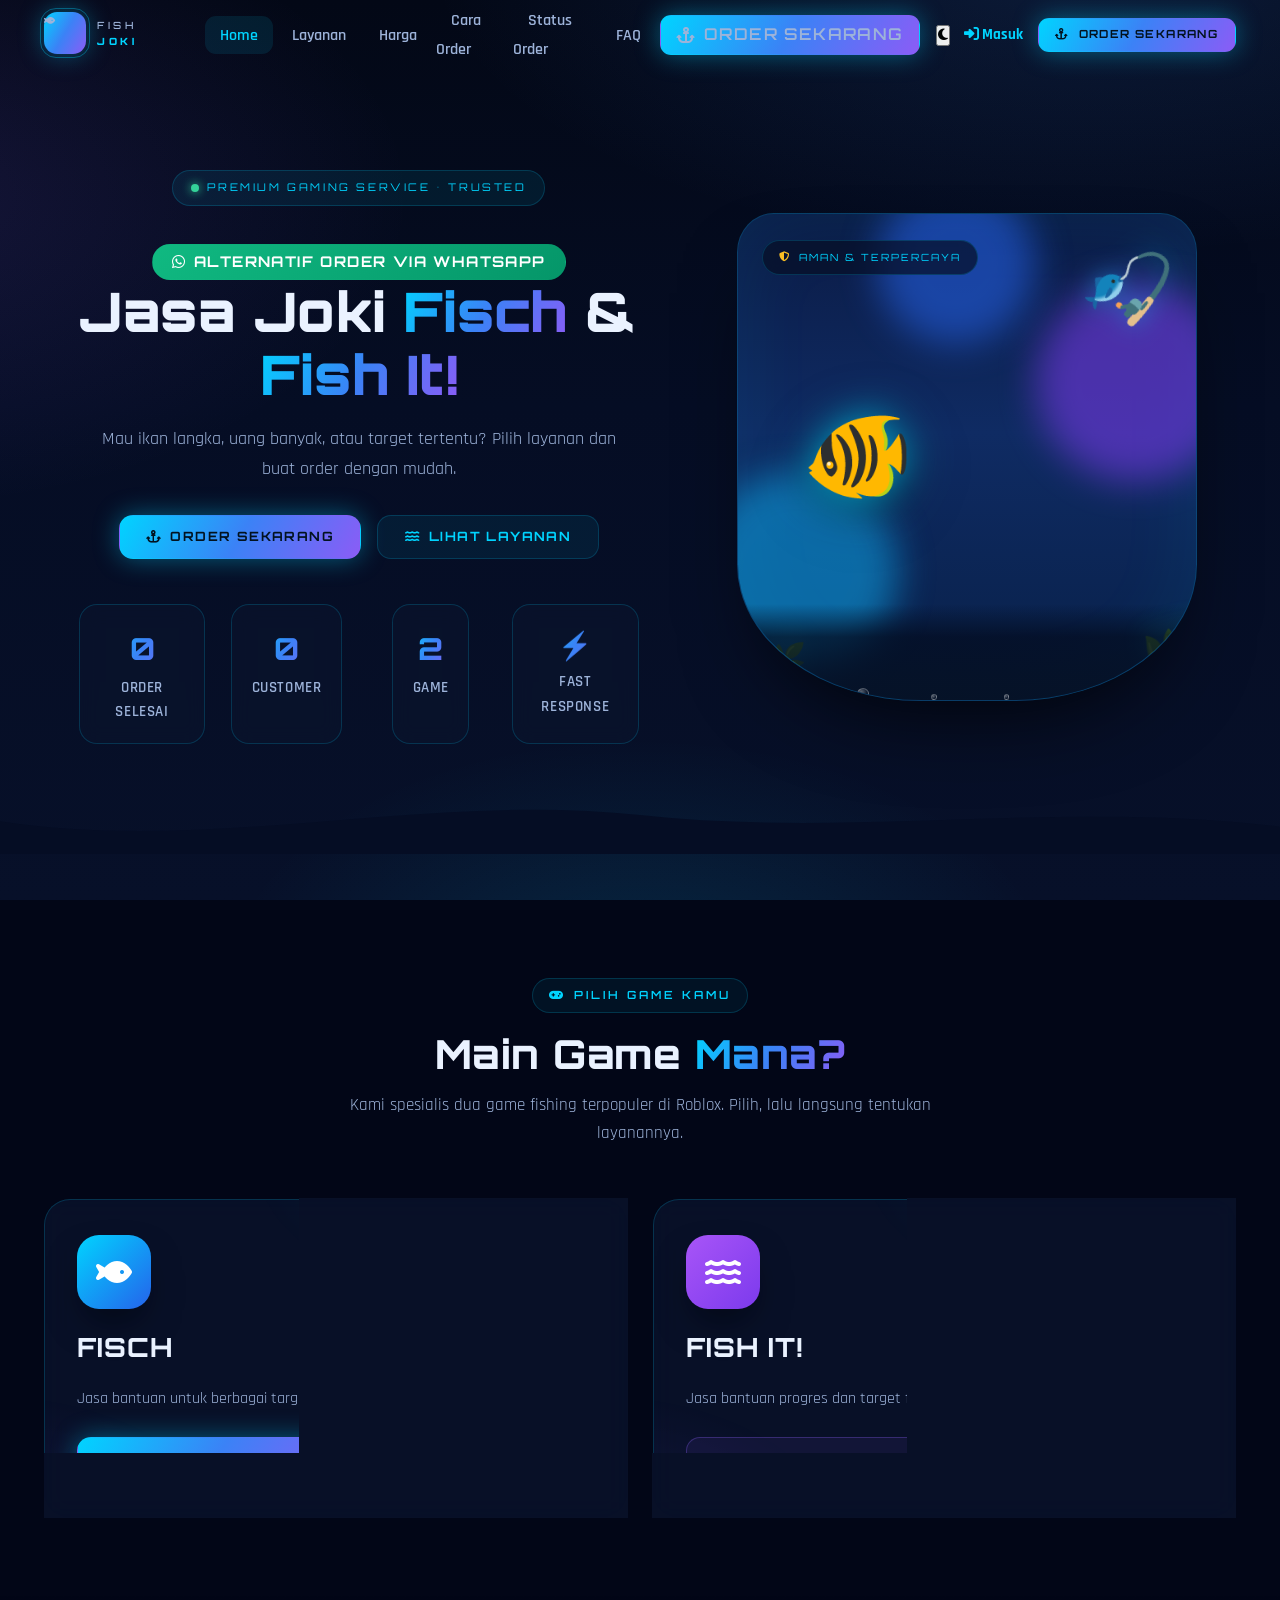
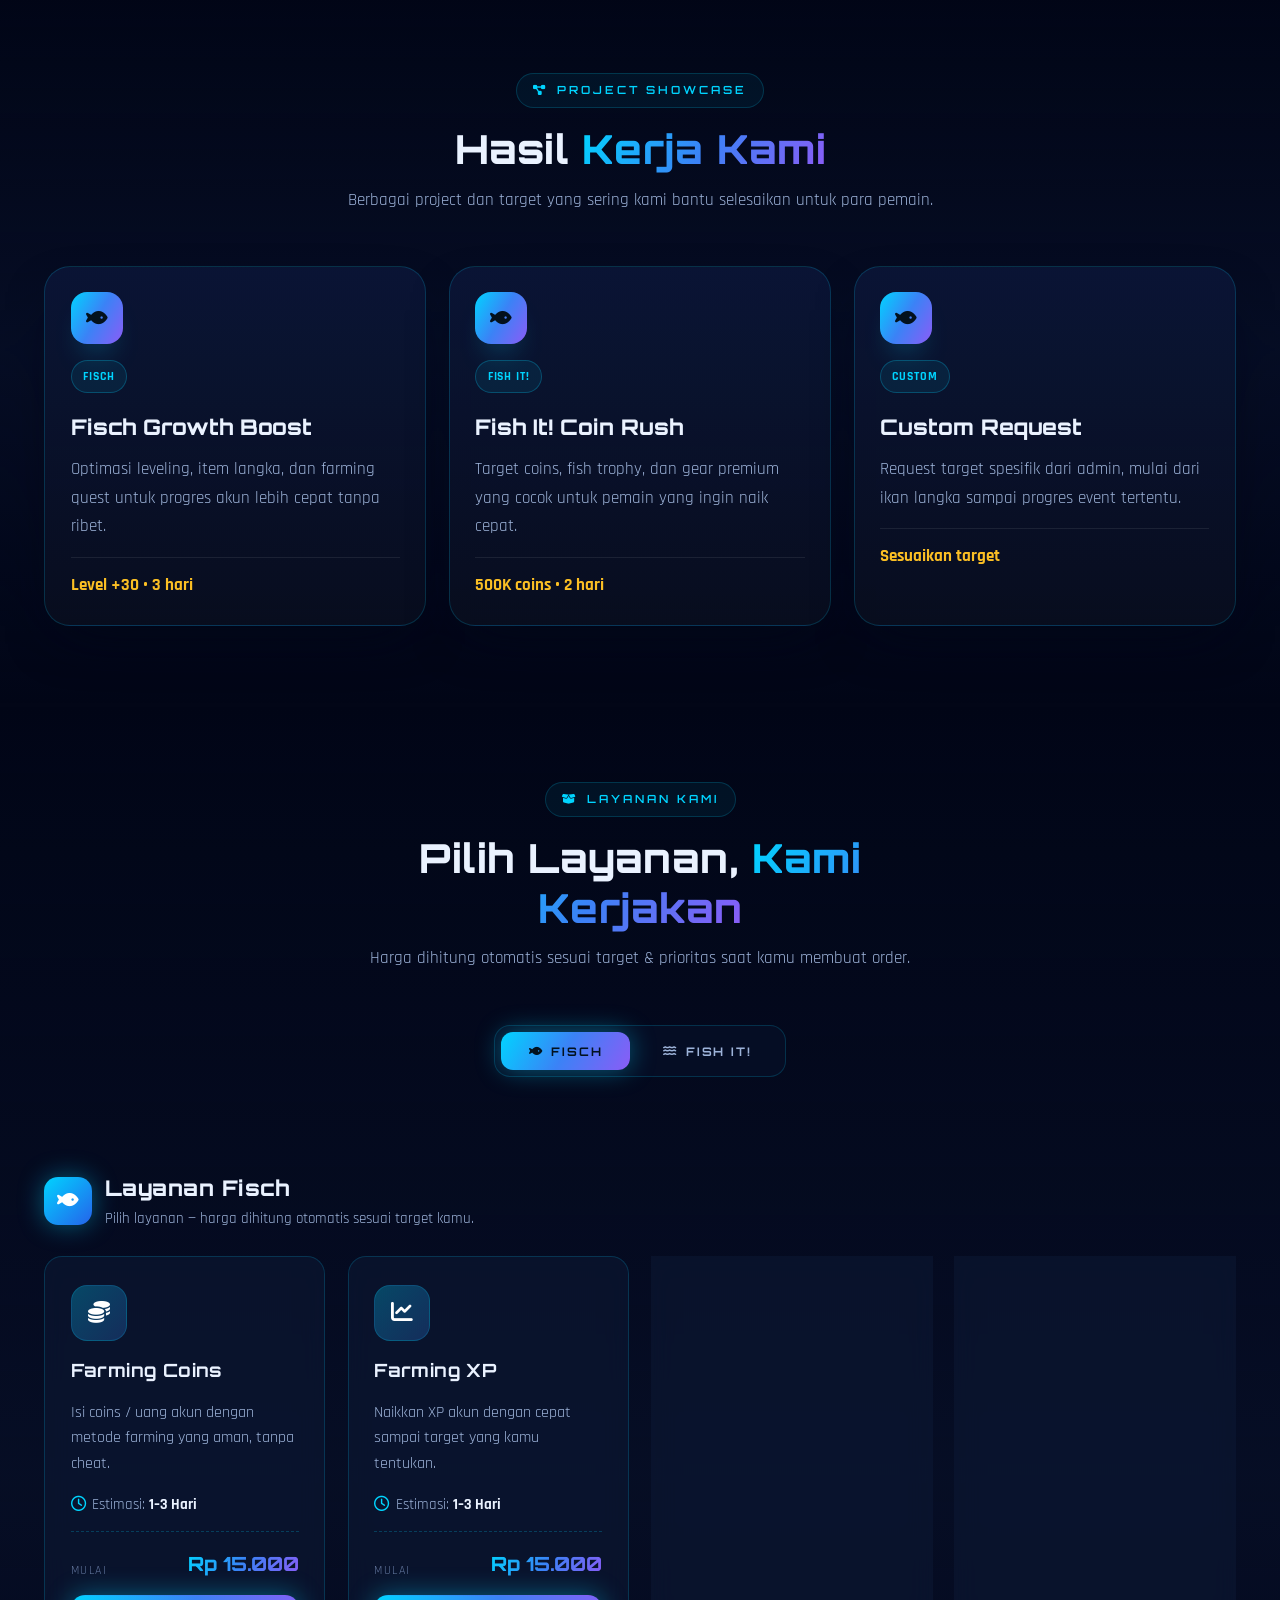
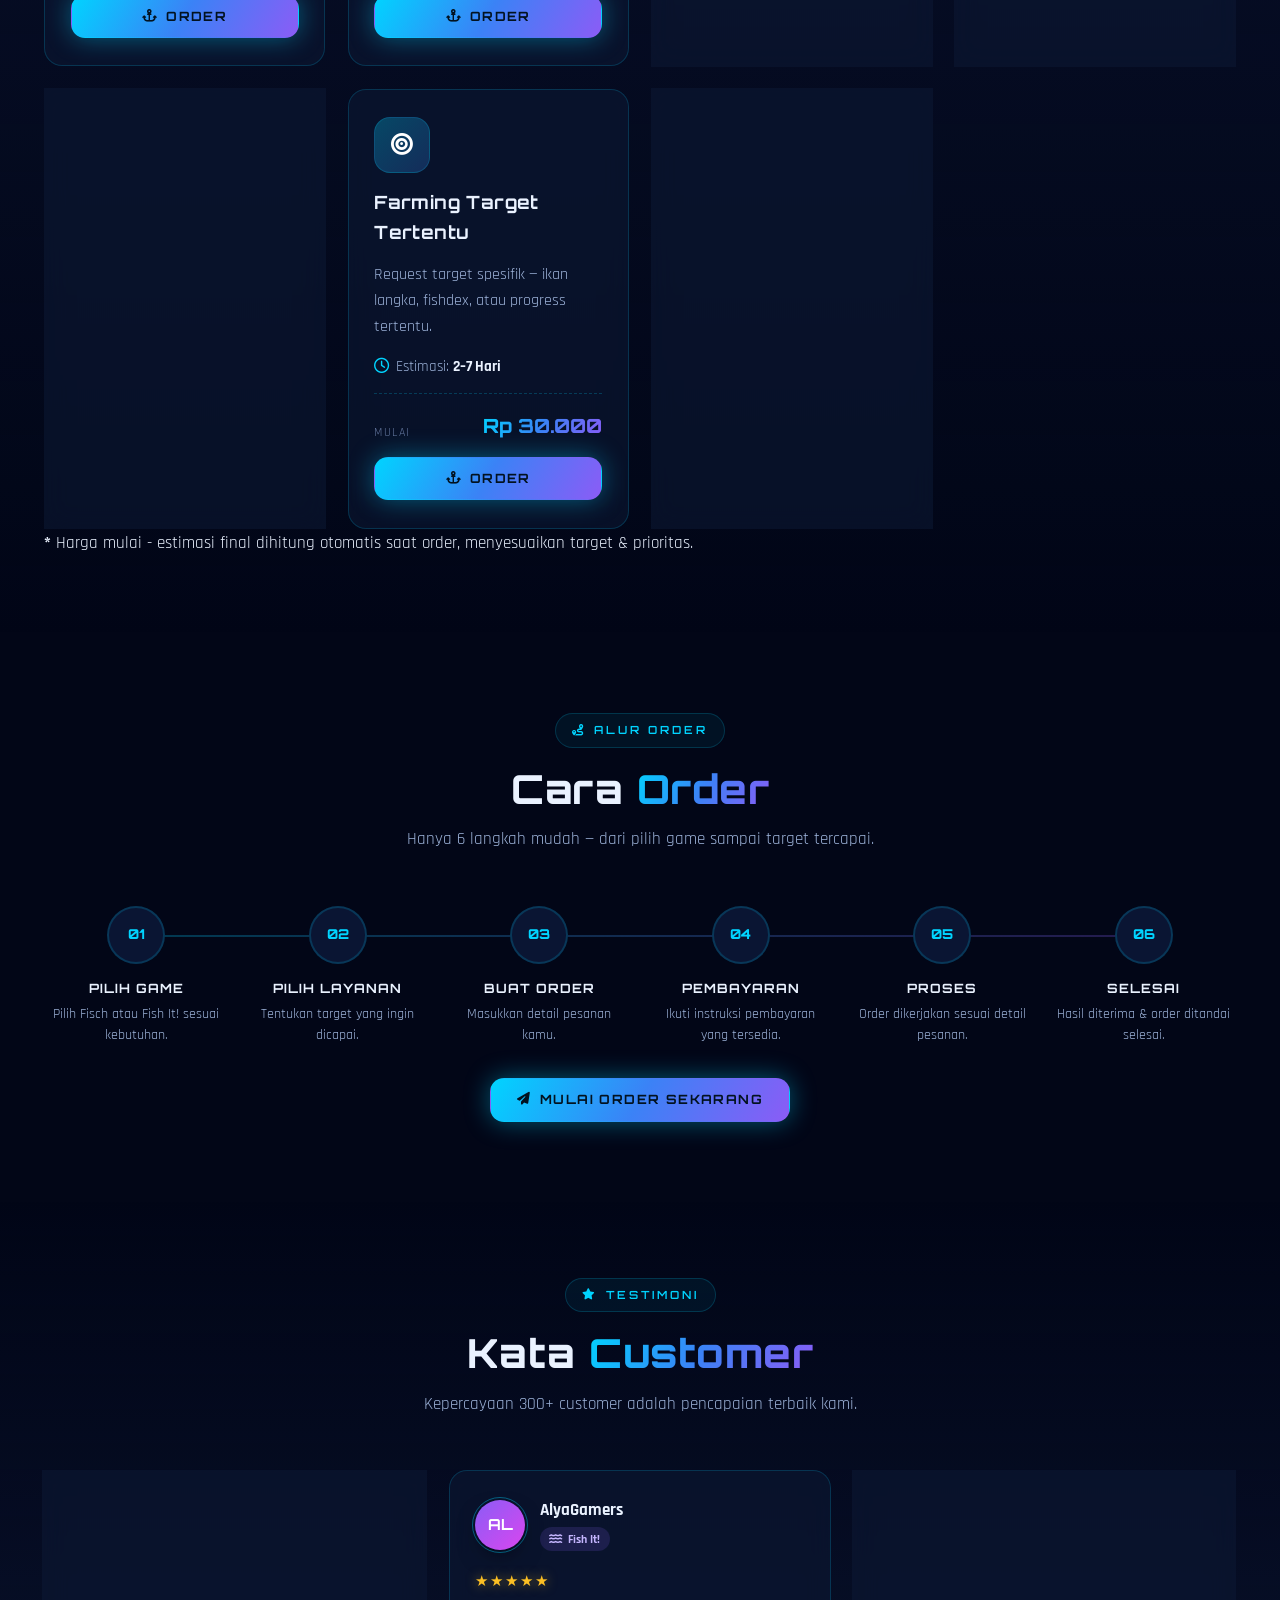
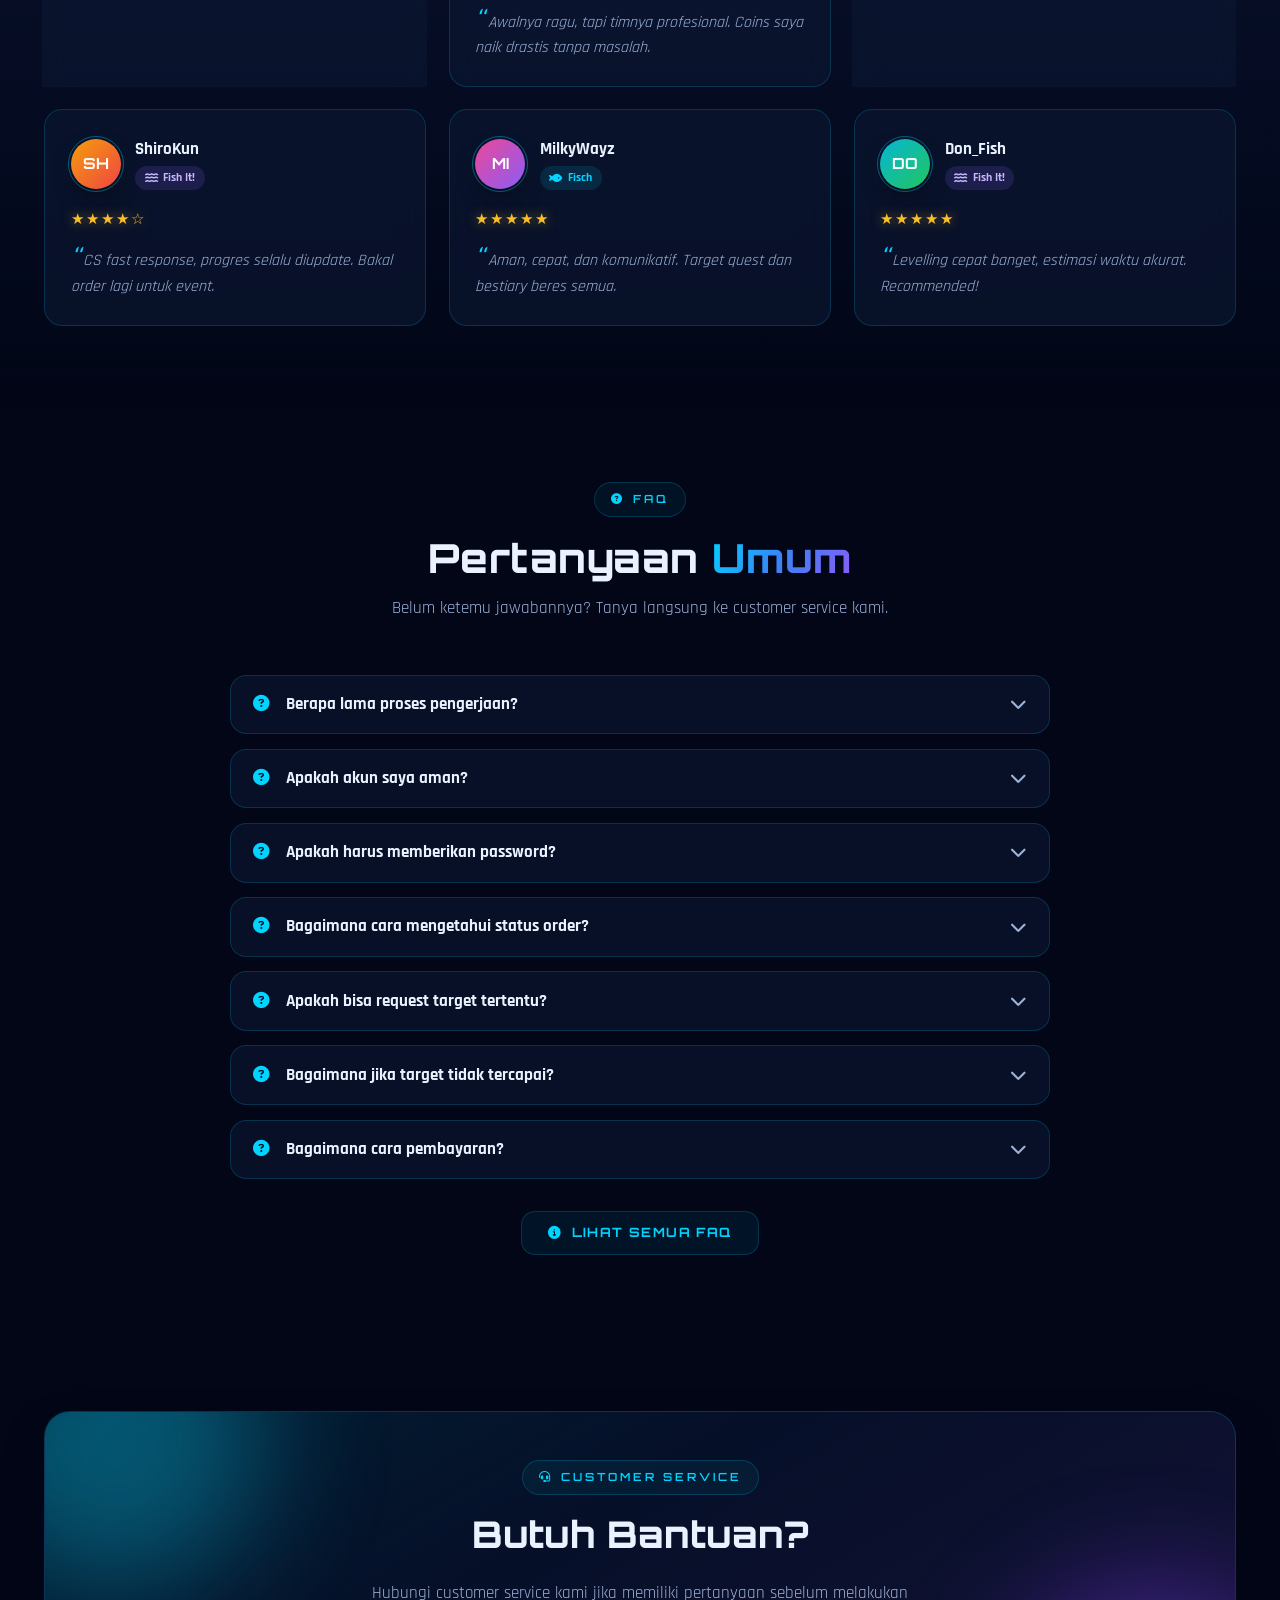
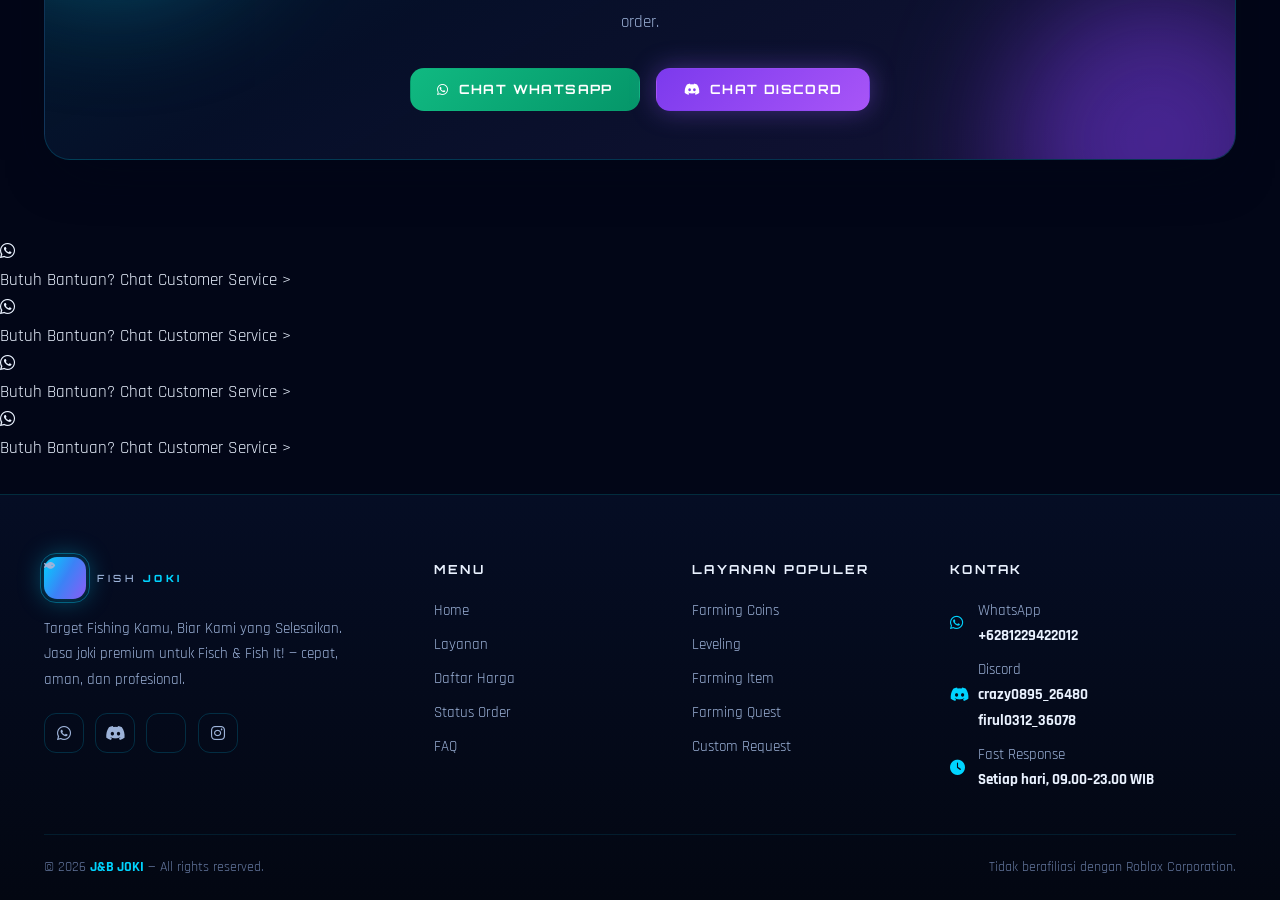
<file: index.html>
<!DOCTYPE html>
<html lang="id">

<head>
  <meta charset="UTF-8">
  <meta name="viewport" content="width=device-width, initial-scale=1.0">
  <meta name="description"
    content="J&B JOKI — Jasa joki premium Fisch & Fish It! Farming coins, XP, leveling, item langka, dan custom request. Cepat, aman, dan profesional.">
  <meta name="theme-color" content="#020617">
  <title>J&B JOKI — Jasa Joki Fisch &amp; Fish It! Premium</title>
  <link rel="icon"
    href="data:image/svg+xml,<svg xmlns='http://www.w3.org/2000/svg' viewBox='0 0 100 100'><text y='.9em' font-size='90'>🐟</text></svg>">
  <link rel="preconnect" href="https://fonts.googleapis.com">
  <link rel="preconnect" href="https://fonts.gstatic.com" crossorigin>
  <link
    href="https://fonts.googleapis.com/css2?family=Orbitron:wght@500;700;800;900&family=Rajdhani:wght@400;500;600;700&display=swap"
    rel="stylesheet">
  <link rel="stylesheet" href="https://cdnjs.cloudflare.com/ajax/libs/font-awesome/6.5.2/css/all.min.css">
  <link rel="stylesheet" href="css/style.css">
  <script>try { document.documentElement.setAttribute("data-theme", localStorage.getItem("fj_theme") === "light" ? "light" : "dark") } catch (e) { document.documentElement.setAttribute("data-theme", "dark") }</script>
</head>

<body data-page="index">

  <!-- Loading screen bertema laut -->
  <div class="loader" id="loader">
    <div class="loader-fish">🐟</div>
    <div class="loader-bar"><i></i></div>
    <div class="loader-text">J&B JOKI — Menyiapkan Laut 🎣</div>
  </div>
  <noscript>
    <div class="noscript">Aktifkan JavaScript untuk pengalaman terbaik di J&B JOKI.</div>
  </noscript>

  <main>
    <!-- ================= HERO ================= -->
    <section class="hero" id="home">
      <div class="container">
        <div class="hero-grid">
          <div>
            <span class="hero-badge reveal"><span class="dot"></span> Premium Gaming Service • Trusted</span>
            <div class="reveal" style="margin-top:1rem">
              <a href="wa-version/wa-index.html" class="btn btn-success" style="font-size:.92rem;padding:.5rem 1.2rem;border-radius:50px;display:inline-flex;align-items:center;gap:.5rem">
                <i class="fa-brands fa-whatsapp"></i> Alternatif Order via WhatsApp
              </a>
            </div>
            <h1 class="reveal d1">Jasa Joki <span class="gtext">Fisch</span> &amp; <span class="gtext">Fish It!</span>
            </h1>
            <p class="lead reveal d2">Mau ikan langka, uang banyak, atau target tertentu? Pilih layanan dan buat order
              dengan mudah.</p>
            <div class="hero-cta reveal d3">
              <a href="login.html?next=order.html" class="btn btn-primary"><i class="fa-solid fa-anchor"></i> Order
                Sekarang</a>
              <a href="#layanan" class="btn btn-ghost"><i class="fa-solid fa-water"></i> Lihat Layanan</a>
            </div>
            <div class="stats reveal d4" id="statsRow"></div>
          </div>

          <!-- Ilustrasi laut: ikan, rod, gelembung -->
          <div class="hero-visual">
            <div class="scene reveal d3" id="heroScene" aria-hidden="true">
              <span class="glow-orb g-cyan"></span>
              <span class="glow-orb g-purple"></span>
              <span class="glow-orb g-blue"></span>
              <span class="scene-badge"><i class="fa-solid fa-shield-halved"></i> AMAN &amp; TERPERCAYA</span>
              <span class="rod">🎣</span>
              <span class="fish-big">🐠</span>
              <span class="fish-sm f1">🐟</span>
              <span class="fish-sm f2">🦈</span>
              <span class="plant" style="left:4%">🌿</span>
              <span class="plant" style="left:88%;font-size:3.2rem">🌿</span>
              <span class="seafloor"></span>
            </div>
          </div>
        </div>
      </div>
      <svg class="wave" viewBox="0 0 1440 90" preserveAspectRatio="none">
        <path d="M0,48 C240,90 480,10 720,40 C960,70 1200,20 1440,55 L1440,90 L0,90 Z"></path>
      </svg>
    </section>
    <!-- ================= PILIH GAME ================= -->
    <section id="pilih-game">
      <div class="container">
        <div class="section-head reveal">
          <span class="kicker"><i class="fa-solid fa-gamepad"></i> Pilih Game Kamu</span>
          <h2>Main Game <span class="gtext">Mana?</span></h2>
          <p>Kami spesialis dua game fishing terpopuler di Roblox. Pilih, lalu langsung tentukan layanannya.</p>
        </div>
        <div class="game-grid">
          <div class="game-card fisch reveal d1" data-game="fisch" role="button" tabindex="0"
            aria-label="Pilih game Fisch">
            <span class="game-ico"><i class="fa-solid fa-fish"></i></span>
            <h3>FISCH</h3>
            <p>Jasa bantuan untuk berbagai target dan progres di Fisch.</p>
            <span class="btn btn-primary go"><i class="fa-solid fa-water"></i> Lihat Layanan Fisch</span>
            <span class="game-tag"><i class="fa-solid fa-star"></i> POPULER</span>
          </div>
          <div class="game-card fishit reveal d2" data-game="fishit" role="button" tabindex="0"
            aria-label="Pilih game Fish It!">
            <span class="game-ico"><i class="fa-solid fa-water"></i></span>
            <h3>FISH IT!</h3>
            <p>Jasa bantuan progres dan target fishing di Fish It!</p>
            <span class="btn btn-ghost-purple go"><i class="fa-solid fa-fish"></i> Lihat Layanan Fish It!</span>
          </div>
        </div>
      </div>
    </section>

    <!-- ================= PROJECT HIGHLIGHT ================= -->
    <section id="projects" class="alt">
      <div class="container">
        <div class="section-head reveal">
          <span class="kicker"><i class="fa-solid fa-diagram-project"></i> Project Showcase</span>
          <h2>Hasil <span class="gtext">Kerja Kami</span></h2>
          <p>Berbagai project dan target yang sering kami bantu selesaikan untuk para pemain.</p>
        </div>
        <div class="project-grid" id="projectGrid"></div>
      </div>
    </section>

    <!-- ================= LAYAN ================= -->
    <section id="layanan" class="alt">
      <div class="container">
        <div class="section-head reveal">
          <span class="kicker"><i class="fa-solid fa-box-open"></i> Layanan Kami</span>
          <h2>Pilih Layanan, <span class="gtext">Kami Kerjakan</span></h2>
          <p>Harga dihitung otomatis sesuai target &amp; prioritas saat kamu membuat order.</p>
        </div>
        <div class="tab-wrap reveal">
          <div class="tabbar" id="serviceTabs">
            <button class="tab active" data-game="fisch"><i class="fa-solid fa-fish"></i> Fisch</button>
            <button class="tab" data-game="fishit"><i class="fa-solid fa-water"></i> Fish It!</button>
          </div>
        </div>
        <div class="sub-head" id="svcTitle"></div>
        <div class="services-grid" id="servicesGrid"></div>
        <p class="mini-note reveal"><b>*</b> Harga mulai - estimasi final dihitung otomatis saat order, menyesuaikan
          target & prioritas.</p>
      </div>
    </section>
    <!-- ================= CARA ORDER ================= -->
    <section id="cara-order">
      <div class="container">
        <div class="section-head reveal">
          <span class="kicker"><i class="fa-solid fa-route"></i> Alur Order</span>
          <h2>Cara <span class="gtext">Order</span></h2>
          <p>Hanya 6 langkah mudah — dari pilih game sampai target tercapai.</p>
        </div>
        <div class="steps" id="stepsRow"></div>
        <div class="center mt-3 reveal">
          <a href="login.html?next=order.html" class="btn btn-primary"><i class="fa-solid fa-paper-plane"></i> Mulai
            Order Sekarang</a>
        </div>
      </div>
    </section>

    <!-- ================= TESTIMONI ================= -->
    <section id="testimoni" class="alt">
      <div class="container">
        <div class="section-head reveal">
          <span class="kicker"><i class="fa-solid fa-star"></i> Testimoni</span>
          <h2>Kata <span class="gtext">Customer</span></h2>
          <p>Kepercayaan 300+ customer adalah pencapaian terbaik kami.</p>
        </div>
        <div class="testi-grid" id="testiGrid"></div>
      </div>
    </section>

    <!-- ================= FAQ ================= -->
    <section id="faq">
      <div class="container">
        <div class="section-head reveal">
          <span class="kicker"><i class="fa-solid fa-circle-question"></i> FAQ</span>
          <h2>Pertanyaan <span class="gtext">Umum</span></h2>
          <p>Belum ketemu jawabannya? Tanya langsung ke customer service kami.</p>
        </div>
        <div class="faq-list" id="faqList"></div>
        <div class="center mt-3 reveal">
          <a href="faq.html" class="btn btn-ghost"><i class="fa-solid fa-circle-info"></i> Lihat Semua FAQ</a>
        </div>
      </div>
    </section>

    <!-- ================= CUSTOMER SERVICE ================= -->
    <section id="cs">
      <div class="container">
        <div class="cta-card reveal">
          <div class="kicker" style="margin-bottom:.6rem"><i class="fa-solid fa-headset"></i> Customer Service</div>
          <h2>Butuh Bantuan?</h2>
          <p>Hubungi customer service kami jika memiliki pertanyaan sebelum melakukan order.</p>
          <div class="cta-btns">
            <a href="#" id="waBtn" class="btn btn-success" target="_blank" rel="noopener"><i
                class="fa-brands fa-whatsapp"></i> Chat WhatsApp</a>
            <a href="#" id="dcBtn" class="btn btn-discord" target="_blank" rel="noopener"><i
                class="fa-brands fa-discord"></i> Chat Discord</a>
          </div>
        </div>
      </div>
    </section>
  </main>
  <script>
    // Wire konfigurasi kontak admin
    document.addEventListener("DOMContentLoaded", function () {
      var wa = document.getElementById("waBtn");
      var dc = document.getElementById("dcBtn");
      if (wa) wa.href = waLink();
      if (dc) dc.href = APPCONFIG.discord;
    });
  </script>
  <script src="js/data.js"></script>
  <script src="js/script.js"></script>
  <a href="#konfigurasi" id="waBanner" class="wa-banner" aria-label="Chat WhatsApp">
    <div class="wa-pulse"></div>
    <div class="wa-banner-btn"><i class="fa-brands fa-whatsapp"></i></div>
    <div class="wa-banner-text">
      <span class="wa-t">Butuh Bantuan?</span>
      <span class="wa-s">Chat Customer Service &gt;</span>
    </div>
  </a>
</body>

</html>        </div>
      </div>
    </section>
  </main>
  <script>
    // Wire konfigurasi kontak admin
    document.addEventListener("DOMContentLoaded", function () {
      var wa = document.getElementById("waBtn");
      var dc = document.getElementById("dcBtn");
      if (wa) wa.href = waLink();
      if (dc) dc.href = APPCONFIG.discord;
    });
  </script>
  <script src="js/data.js"></script>
  <script src="js/script.js"></script>
  <a href="#konfigurasi" id="waBanner" class="wa-banner" aria-label="Chat WhatsApp">
    <div class="wa-pulse"></div>
    <div class="wa-banner-btn"><i class="fa-brands fa-whatsapp"></i></div>
    <div class="wa-banner-text">
      <span class="wa-t">Butuh Bantuan?</span>
      <span class="wa-s">Chat Customer Service &gt;</span>
    </div>
  </a>
</body>

</html>        </div>
      </div>
    </section>
  </main>
  <script>
    // Wire konfigurasi kontak admin
    document.addEventListener("DOMContentLoaded", function () {
      var wa = document.getElementById("waBtn");
      var dc = document.getElementById("dcBtn");
      if (wa) wa.href = waLink();
      if (dc) dc.href = APPCONFIG.discord;
    });
  </script>
  <script src="js/data.js"></script>
  <script src="js/script.js"></script>
  <a href="#konfigurasi" id="waBanner" class="wa-banner" aria-label="Chat WhatsApp">
    <div class="wa-pulse"></div>
    <div class="wa-banner-btn"><i class="fa-brands fa-whatsapp"></i></div>
    <div class="wa-banner-text">
      <span class="wa-t">Butuh Bantuan?</span>
      <span class="wa-s">Chat Customer Service &gt;</span>
    </div>
  </a>
</body>

</html>        </div>
      </div>
    </section>
  </main>
  <script>
    // Wire konfigurasi kontak admin
    document.addEventListener("DOMContentLoaded", function () {
      var wa = document.getElementById("waBtn");
      var dc = document.getElementById("dcBtn");
      if (wa) wa.href = waLink();
      if (dc) dc.href = APPCONFIG.discord;
    });
  </script>
  <script src="js/data.js"></script>
  <script src="js/script.js"></script>
  <a href="#konfigurasi" id="waBanner" class="wa-banner" aria-label="Chat WhatsApp">
    <div class="wa-pulse"></div>
    <div class="wa-banner-btn"><i class="fa-brands fa-whatsapp"></i></div>
    <div class="wa-banner-text">
      <span class="wa-t">Butuh Bantuan?</span>
      <span class="wa-s">Chat Customer Service &gt;</span>
    </div>
  </a>
</body>

</html>
</file>
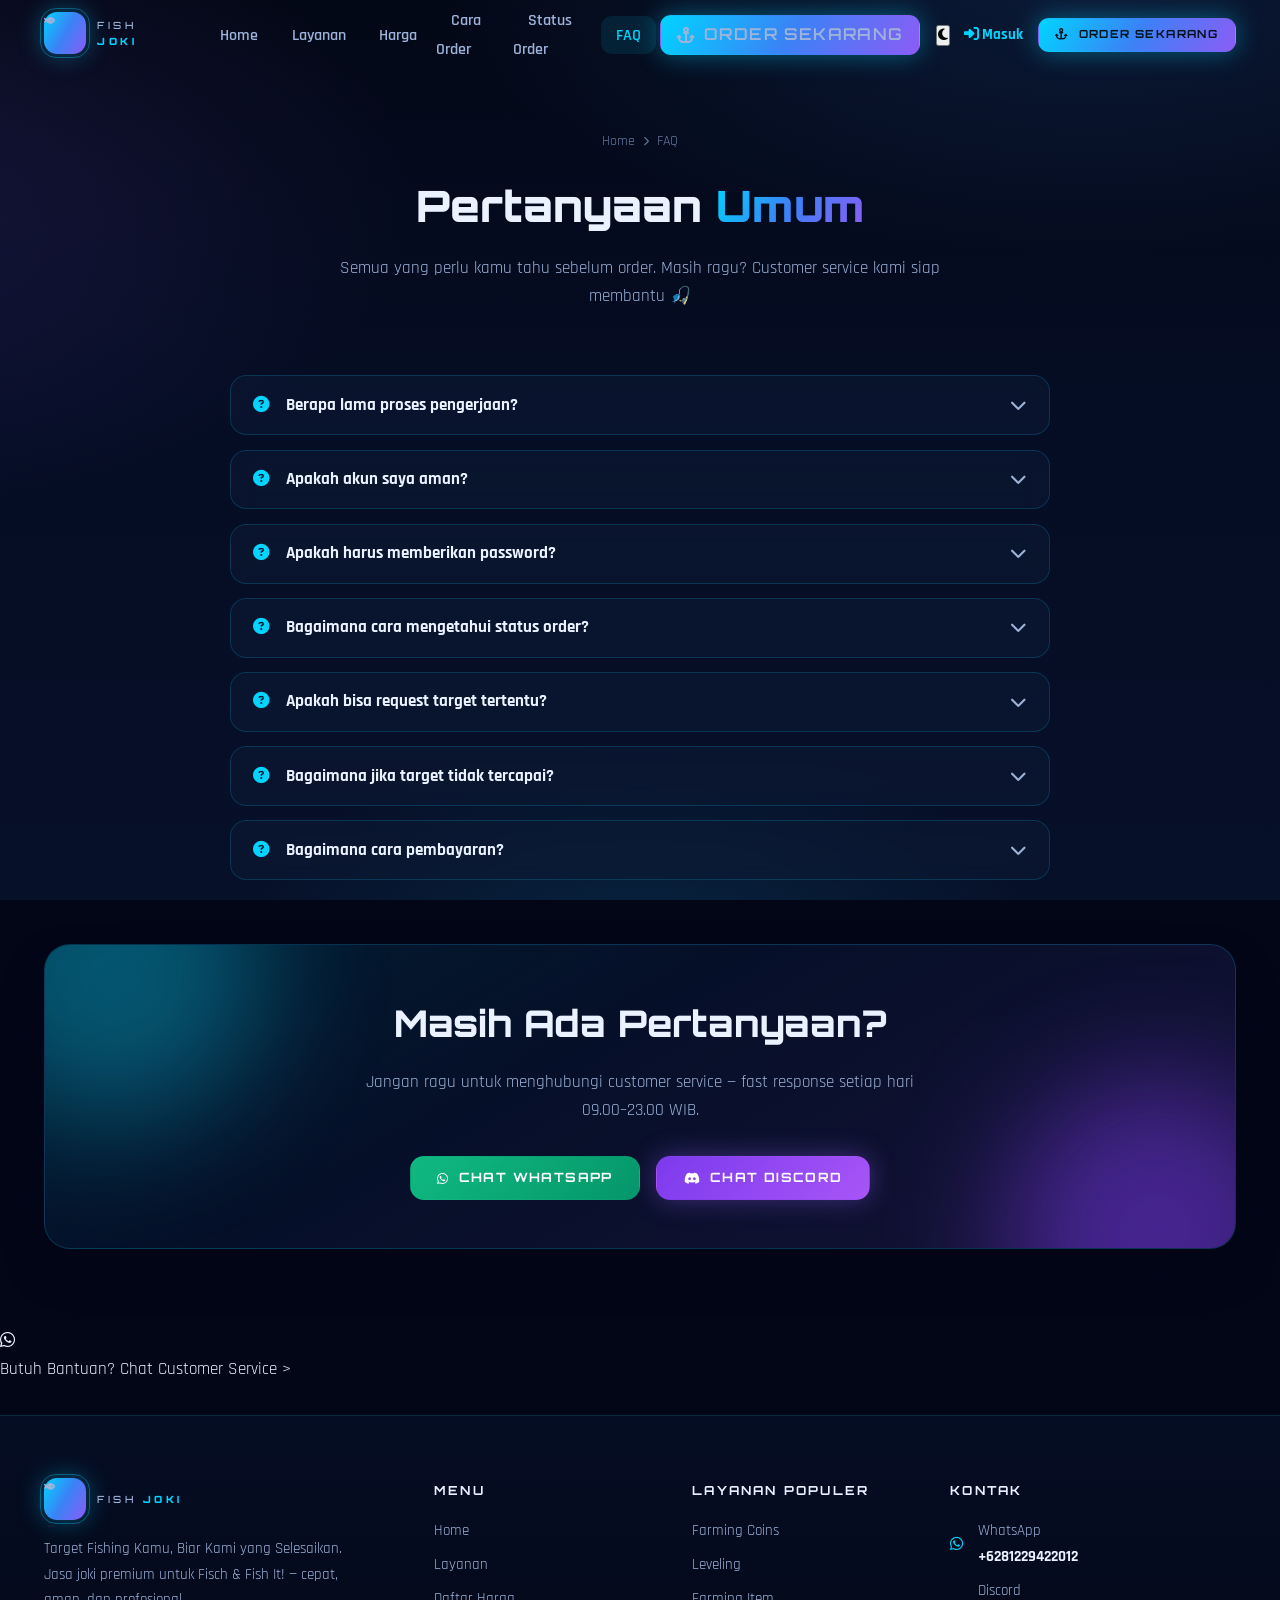
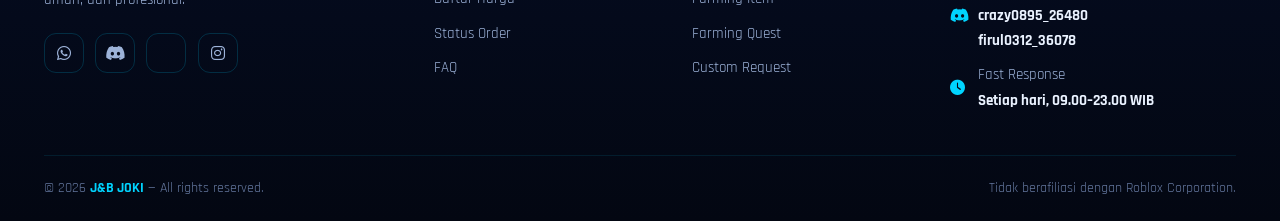
<file: faq.html>
<!DOCTYPE html>
<html lang="id">

<head>
  <meta charset="UTF-8">
  <meta name="viewport" content="width=device-width, initial-scale=1.0">
  <meta name="description"
    content="FAQ jasa joki Fisch & Fish It! — durasi pengerjaan, keamanan akun, password, status order, hingga cara pembayaran.">
  <meta name="theme-color" content="#020617">
  <title>FAQ — J&B JOKI</title>
  <link rel="icon"
    href="data:image/svg+xml,<svg xmlns='http://www.w3.org/2000/svg' viewBox='0 0 100 100'><text y='.9em' font-size='90'>🐟</text></svg>">
  <link rel="preconnect" href="https://fonts.googleapis.com">
  <link rel="preconnect" href="https://fonts.gstatic.com" crossorigin>
  <link
    href="https://fonts.googleapis.com/css2?family=Orbitron:wght@500;700;800;900&family=Rajdhani:wght@400;500;600;700&display=swap"
    rel="stylesheet">
  <link rel="stylesheet" href="https://cdnjs.cloudflare.com/ajax/libs/font-awesome/6.5.2/css/all.min.css">
  <link rel="stylesheet" href="css/style.css">
 <script>try{document.documentElement.setAttribute("data-theme",localStorage.getItem("fj_theme")==="light"?"light":"dark")}catch(e){document.documentElement.setAttribute("data-theme","dark")}</script>
</head>

<body data-page="faq">

  <div class="loader" id="loader">
    <div class="loader-fish">🐟</div>
    <div class="loader-bar"><i></i></div>
    <div class="loader-text">J&B JOKI — Menyiapkan Laut 🎣</div>
  </div>
  <noscript>
    <div class="noscript">Aktifkan JavaScript untuk pengalaman terbaik di J&B JOKI.</div>
  </noscript>

  <main>
    <section class="page-hero">
      <div class="container">
        <div class="crumbs reveal"><a href="index.html">Home</a> <i class="fa-solid fa-chevron-right"></i>
          <span>FAQ</span></div>
        <h1 class="reveal d1">Pertanyaan <span class="gtext">Umum</span></h1>
        <p class="reveal d2">Semua yang perlu kamu tahu sebelum order. Masih ragu? Customer service kami siap membantu
          🎣</p>
      </div>
    </section>

    <section style="padding-top:8px">
      <div class="container">
        <div class="faq-list" id="faqList"></div>

        <div class="cta-card reveal" style="margin-top:4rem">
          <h2>Masih Ada Pertanyaan?</h2>
          <p>Jangan ragu untuk menghubungi customer service — fast response setiap hari 09.00–23.00 WIB.</p>
          <div class="cta-btns">
            <a href="#" id="waBtn3" class="btn btn-success" target="_blank" rel="noopener"><i
                class="fa-brands fa-whatsapp"></i> Chat WhatsApp</a>
            <a href="#" id="dcBtn3" class="btn btn-discord" target="_blank" rel="noopener"><i
                class="fa-brands fa-discord"></i> Chat Discord</a>
          </div>
        </div>
      </div>
    </section>
  </main>

  <script>
    document.addEventListener("DOMContentLoaded", function () {
      var wa = document.getElementById("waBtn3");
      var dc = document.getElementById("dcBtn3");
      if (wa) wa.href = waLink();
      if (dc) dc.href = APPCONFIG.discord;
    });
  </script>
  <script src="js/data.js"></script>
  <script src="js/script.js"></script>
<a href="#konfigurasi" id="waBanner" class="wa-banner" aria-label="Chat WhatsApp">
    <div class="wa-pulse"></div>
    <div class="wa-banner-btn"><i class="fa-brands fa-whatsapp"></i></div>
    <div class="wa-banner-text">
        <span class="wa-t">Butuh Bantuan?</span>
        <span class="wa-s">Chat Customer Service &gt;</span>
    </div>
</a>
</body>

</html>
</html>
</file>
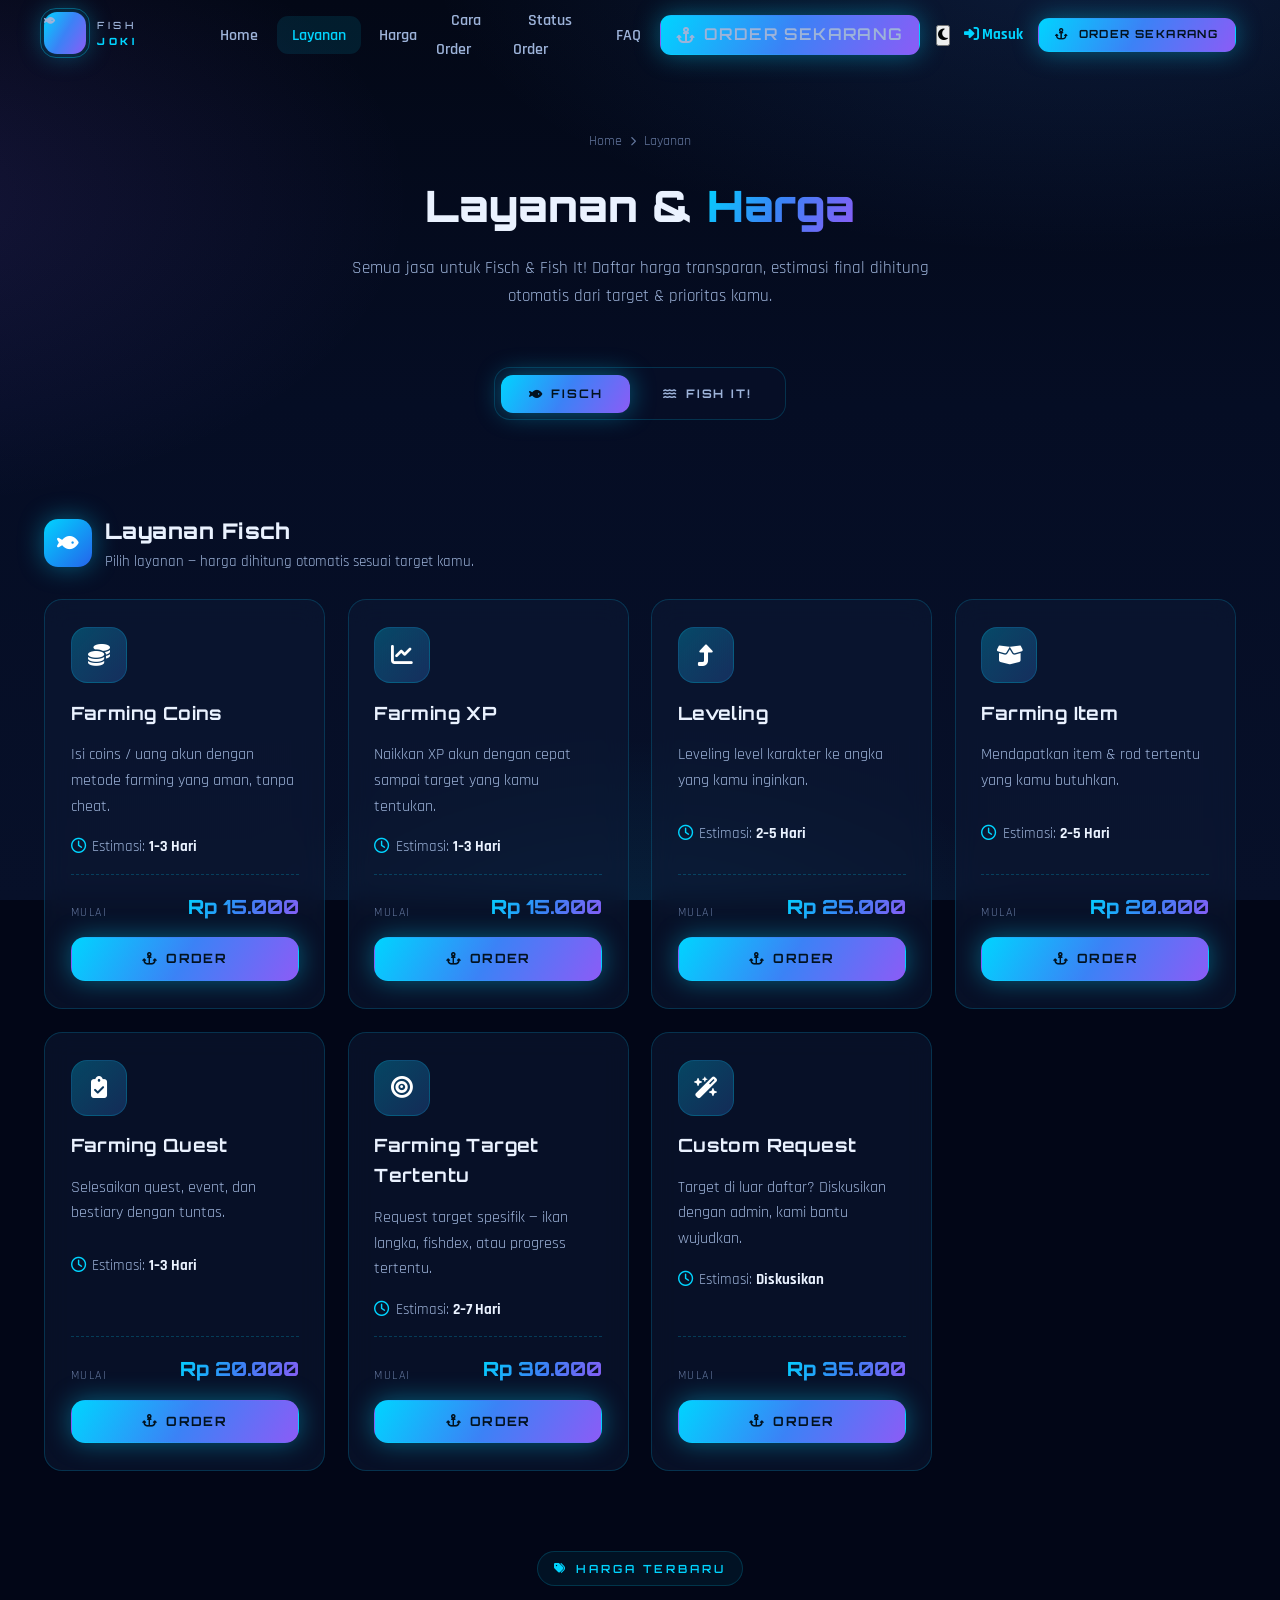
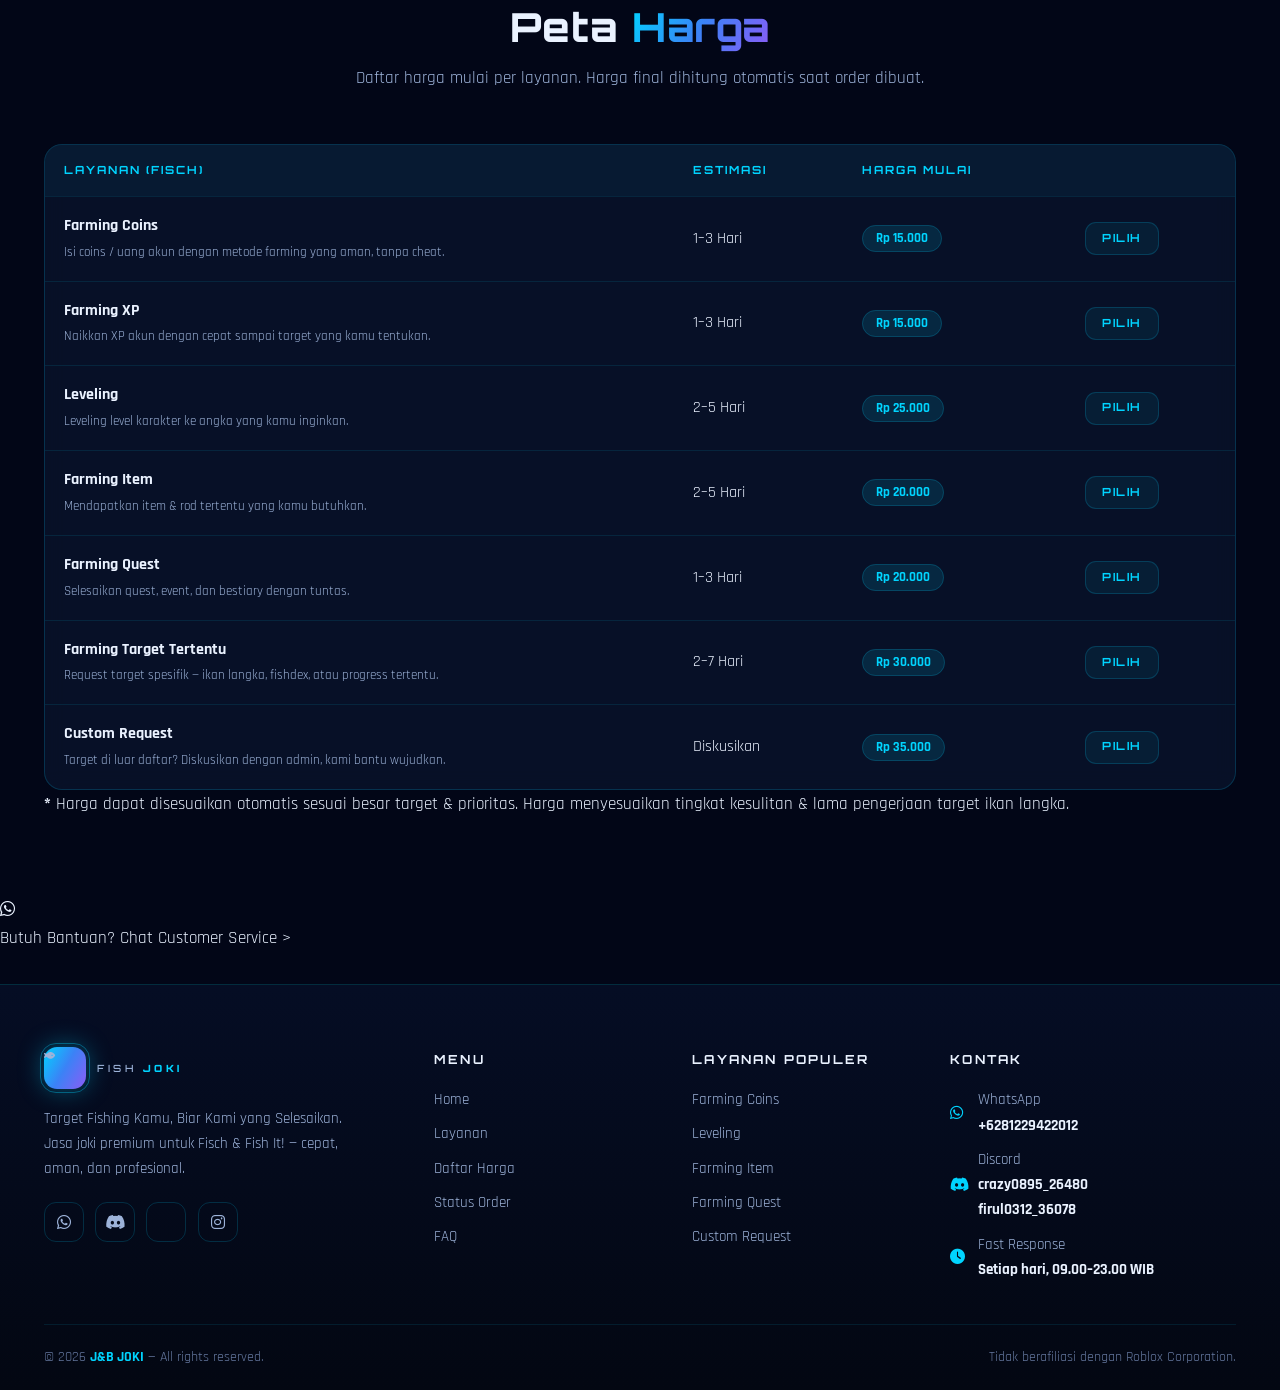
<file: layanan.html>
<!DOCTYPE html>
<html lang="id">

<head>
  <meta charset="UTF-8">
  <meta name="viewport" content="width=device-width, initial-scale=1.0">
  <meta name="description"
    content="Layanan & daftar harga jasa joki Fisch dan Fish It! — Farming Coins, XP, Leveling, Item, Quest, Custom Request.">
  <meta name="theme-color" content="#020617">
  <title>Layanan &amp; Harga — J&B JOKI</title>
  <link rel="icon"
    href="data:image/svg+xml,<svg xmlns='http://www.w3.org/2000/svg' viewBox='0 0 100 100'><text y='.9em' font-size='90'>🐟</text></svg>">
  <link rel="preconnect" href="https://fonts.googleapis.com">
  <link rel="preconnect" href="https://fonts.gstatic.com" crossorigin>
  <link
    href="https://fonts.googleapis.com/css2?family=Orbitron:wght@500;700;800;900&family=Rajdhani:wght@400;500;600;700&display=swap"
    rel="stylesheet">
  <link rel="stylesheet" href="https://cdnjs.cloudflare.com/ajax/libs/font-awesome/6.5.2/css/all.min.css">
  <link rel="stylesheet" href="css/style.css">
 <script>try{document.documentElement.setAttribute("data-theme",localStorage.getItem("fj_theme")==="light"?"light":"dark")}catch(e){document.documentElement.setAttribute("data-theme","dark")}</script>
</head>

<body data-page="layanan">

  <div class="loader" id="loader">
    <div class="loader-fish">🐟</div>
    <div class="loader-bar"><i></i></div>
    <div class="loader-text">J&B JOKI — Menyiapkan Laut 🎣</div>
  </div>
  <noscript>
    <div class="noscript">Aktifkan JavaScript untuk pengalaman terbaik di J&B JOKI.</div>
  </noscript>

  <main>
    <section class="page-hero">
      <div class="container">
        <div class="crumbs reveal"><a href="index.html">Home</a> <i class="fa-solid fa-chevron-right"></i>
          <span>Layanan</span></div>
        <h1 class="reveal d1">Layanan &amp; <span class="gtext">Harga</span></h1>
        <p class="reveal d2">Semua jasa untuk Fisch &amp; Fish It! Daftar harga transparan, estimasi final dihitung
          otomatis dari target &amp; prioritas kamu.</p>
      </div>
    </section>

    <section id="layanan" style="padding-top:0">
      <div class="container">
        <div class="tab-wrap reveal">
          <div class="tabbar" id="serviceTabs">
            <button class="tab active" data-game="fisch"><i class="fa-solid fa-fish"></i> Fisch</button>
            <button class="tab" data-game="fishit"><i class="fa-solid fa-water"></i> Fish It!</button>
          </div>
        </div>
        <div class="sub-head" id="svcTitle"></div>
        <div class="services-grid" id="servicesGrid"></div>

        <div class="section-head" style="margin-top:5rem" id="harga">
          <span class="kicker"><i class="fa-solid fa-tags"></i> Harga Terbaru</span>
          <h2>Peta <span class="gtext">Harga</span></h2>
          <p>Daftar harga mulai per layanan. Harga final dihitung otomatis saat order dibuat.</p>
        </div>
        <div id="priceTableWrap"></div>
      </div>
    </section>
  </main>
  <script src="js/data.js"></script>
  <script src="js/script.js"></script>
<a href="#konfigurasi" id="waBanner" class="wa-banner" aria-label="Chat WhatsApp">
    <div class="wa-pulse"></div>
    <div class="wa-banner-btn"><i class="fa-brands fa-whatsapp"></i></div>
    <div class="wa-banner-text">
        <span class="wa-t">Butuh Bantuan?</span>
        <span class="wa-s">Chat Customer Service &gt;</span>
    </div>
</a>
</body>

</html>
</file>
<file: css/style.css>
/* ============================================================
   J&B JOKI — style.css
   Tema : Modern Minimalis · Dark Ocean × Soft Neon
   ============================================================ */
:root{
  --bg-0:#020617;
  --bg-1:#050d24;
  --bg-2:#0a1533;
  --bg-3:#0e1d40;
  --card-bg:rgba(13,26,54,.55);
  --glass:rgba(10,20,45,.6);
  --glass-2:rgba(16,30,60,.45);
  --field-bg:rgba(4,12,32,.7);
  --soft-bg:rgba(4,12,32,.6);
  --stroke:rgba(0,212,255,.18);
  --stroke-2:rgba(139,92,246,.3);
  --blue:#00a3ff;
  --cyan:#00d4ff;
  --mint:#22e6c8;
  --purple:#8b5cf6;
  --pink:#f472b6;
  --gold:#fbbf24;
  --green:#34d399;
  --red:#f87171;
  --text:#eaf2ff;
  --muted:#9db3d9;
  --muted-2:#64779e;
  --grad-main:linear-gradient(120deg,#00d4ff 0%,#3b82f6 50%,#8b5cf6 100%);
  --grad-soft:linear-gradient(160deg,rgba(0,212,255,.14),rgba(59,130,246,.08) 45%,rgba(139,92,246,.12));
  --grad-fisch:linear-gradient(135deg,#00d4ff,#2563eb);
  --grad-fishit:linear-gradient(135deg,#a855f7,#7c3aed);
  --shadow-card:0 22px 55px -22px rgba(2,6,23,.95);
  --glow-cyan:0 0 26px rgba(0,212,255,.4);
  --glow-purple:0 0 26px rgba(139,92,246,.4);
  --radius:18px;
  --radius-lg:26px;
  --font-head:'Orbitron',sans-serif;
  --font-body:'Rajdhani',sans-serif;
  --nav-h:70px;
}
*{margin:0;padding:0;box-sizing:border-box}
html{scroll-behavior:smooth}
body{
  font-family:var(--font-body);
  background:var(--bg-0);
  color:var(--text);
  line-height:1.65;
  overflow-x:hidden;
  font-size:17px;
  min-height:100vh;
}
/* Lapisan latar: gradasi laut + radial glow halus */
body::before{
  content:"";position:fixed;inset:0;z-index:-2;pointer-events:none;
  background:
    radial-gradient(1100px 500px at 85% -5%, rgba(59,130,246,.16), transparent 60%),
    radial-gradient(900px 520px at -10% 22%, rgba(139,92,246,.13), transparent 60%),
    radial-gradient(700px 420px at 50% 110%, rgba(0,212,255,.12), transparent 60%),
    linear-gradient(180deg,#030816 0%,#050d24 45%,#071029 100%);
}
::selection{background:rgba(0,212,255,.35);color:#fff}
::-webkit-scrollbar{width:10px}
::-webkit-scrollbar-track{background:var(--bg-1)}
::-webkit-scrollbar-thumb{background:linear-gradient(180deg,#1e3a8a,#312e81);border-radius:99px;border:2px solid var(--bg-1)}
::-webkit-scrollbar-thumb:hover{background:linear-gradient(180deg,#0ea5e9,#7c3aed)}
a{color:inherit;text-decoration:none}
img{max-width:100%;display:block}
button{font-family:inherit;cursor:pointer}
input,select,textarea{font-family:inherit;font-size:1rem;color:var(--text)}
.container{width:min(1200px,calc(100% - 32px));max-width:1200px;margin-inline:auto;padding-inline:4px}
section{padding:78px 0;position:relative}
main{overflow:hidden;max-width:100%}
section.alt{background:linear-gradient(180deg,transparent,rgba(10,21,51,.5),transparent)}

/* ---------- Utilities ---------- */
.gtext{
  background:var(--grad-main);
  -webkit-background-clip:text;background-clip:text;
  -webkit-text-fill-color:transparent;color:transparent;
}
.kicker{
  display:inline-flex;align-items:center;gap:.5rem;
  font-family:var(--font-head);font-size:.7rem;letter-spacing:3px;font-weight:600;
  text-transform:uppercase;color:var(--cyan);
  padding:.45rem 1rem;border:1px solid var(--stroke);border-radius:99px;
  background:rgba(0,212,255,.06);margin-bottom:1rem;
}
.section-head{max-width:640px;margin-inline:auto;text-align:center;margin-bottom:3.2rem}
.section-head h2{
  font-family:var(--font-head);font-size:clamp(1.55rem,3.6vw,2.5rem);
  line-height:1.25;letter-spacing:.5px;font-weight:800;
}
.section-head p{color:var(--muted);margin-top:.8rem;font-size:1.06rem}
.center{text-align:center}
.mt-1{margin-top:.6rem}.mt-2{margin-top:1.2rem}.mt-3{margin-top:2rem}

/* ---------- Buttons ---------- */
.btn{
  display:inline-flex;align-items:center;justify-content:center;gap:.55rem;
  padding:.82rem 1.65rem;border-radius:14px;border:1px solid transparent;
  font-family:var(--font-head);font-size:.8rem;font-weight:700;letter-spacing:1.4px;
  text-transform:uppercase;transition:transform .3s,box-shadow .3s,background .3s,color .3s;
  white-space:nowrap;line-height:1.2;
}
.btn:active{transform:scale(.97)}
.btn-primary{background:var(--grad-main);color:#02121f;box-shadow:var(--glow-cyan)}
.btn-primary:hover{transform:translateY(-3px);box-shadow:0 0 38px rgba(0,212,255,.6)}
.btn-ghost{background:rgba(0,212,255,.07);color:var(--cyan);border-color:var(--stroke)}
.btn-ghost:hover{transform:translateY(-3px);background:rgba(0,212,255,.14);box-shadow:var(--glow-cyan)}
.btn-discord{background:linear-gradient(135deg,#7c3aed,#a855f7);color:#fff;box-shadow:var(--glow-purple)}
.btn-discord:hover{transform:translateY(-3px);box-shadow:0 0 34px rgba(139,92,246,.6)}
.btn-ghost-purple{background:rgba(139,92,246,.08);color:#c4b5fd;border-color:var(--stroke-2)}
.btn-ghost-purple:hover{background:rgba(139,92,246,.18);transform:translateY(-3px)}
.btn-sm{padding:.55rem 1.05rem;font-size:.7rem;border-radius:11px}
.btn-block{width:100%}
.btn-danger{background:linear-gradient(135deg,#ef4444,#b91c1c);color:#fff}
.btn-success{background:linear-gradient(135deg,#10b981,#059669);color:#fff}
.btn[disabled]{opacity:.55;pointer-events:none}
/* ---------- Loading screen ---------- */
.loader{
  position:fixed;inset:0;z-index:2000;display:flex;flex-direction:column;
  align-items:center;justify-content:center;gap:1.2rem;
  background:radial-gradient(1000px 600px at 50% 0%,#0a1a3d,#020617 70%);
  transition:opacity .7s,visibility .7s;
}
.loader.hide{opacity:0;visibility:hidden}
.loader-fish{font-size:3.4rem;animation:swim 2.2s ease-in-out infinite;filter:drop-shadow(0 0 18px rgba(0,212,255,.7))}
@keyframes swim{
  0%,100%{transform:translateX(-34px) rotate(-8deg)}
  50%{transform:translateX(34px) rotate(8deg)}
}
.loader-bar{width:min(240px,70%);height:4px;border-radius:99px;background:rgba(0,212,255,.12);overflow:hidden}
.loader-bar i{display:block;height:100%;width:40%;border-radius:99px;background:var(--grad-main);animation:load 1.4s ease-in-out infinite}
@keyframes load{0%{transform:translateX(-110%)}100%{transform:translateX(280%)}}
.loader-text{font-family:var(--font-head);font-size:.72rem;letter-spacing:4px;color:var(--muted);text-transform:uppercase}

/* ---------- Background FX (partikel + gelembung) ---------- */
.bg-fx{position:fixed;inset:0;z-index:-1;pointer-events:none;overflow:hidden}
.part{position:absolute;border-radius:50%;background:var(--cyan);opacity:0;animation:floatY linear infinite}
@keyframes floatY{
  0%{transform:translateY(105vh) translateX(0) ;opacity:0}
  12%{opacity:var(--o,.5)}
  88%{opacity:var(--o,.4)}
  100%{transform:translateY(-8vh) translateX(var(--dx,0px));opacity:0}
}
.bubble{position:absolute;bottom:-60px;border-radius:50%;
  border:1.5px solid rgba(0,212,255,.35);background:radial-gradient(circle at 30% 30%,rgba(255,255,255,.22),rgba(0,212,255,.05) 60%);
  animation:bubbleUp linear infinite;}
@keyframes bubbleUp{
  0%{transform:translateY(0) translateX(0);opacity:0}
  10%{opacity:.7}
  90%{opacity:.5}
  100%{transform:translateY(-110vh) translateX(var(--sway,20px));opacity:0}
}

/* ---------- Navbar ---------- */
.navbar{
  position:fixed;top:0;left:0;right:0;z-index:900;height:var(--nav-h);
  transition:background .4s,box-shadow .4s,border-color .4s,backdrop-filter .4s;
  border-bottom:1px solid transparent;
}
.navbar.scrolled{
  background:rgba(4,10,28,.72);backdrop-filter:blur(18px);-webkit-backdrop-filter:blur(18px);
  border-bottom-color:var(--stroke);box-shadow:0 14px 40px -18px rgba(0,0,0,.8);
}
.nav-inner{height:var(--nav-h);display:flex;align-items:center;justify-content:space-between;gap:1rem}
.logo{display:flex;align-items:center;gap:.7rem;font-family:var(--font-head);font-weight:900;letter-spacing:1px}
.logo-mark{
  width:42px;height:42px;border-radius:13px;display:grid;place-items:center;font-size:1.1rem;
  background:var(--grad-main);color:#02121f;box-shadow:var(--glow-cyan);position:relative;flex-shrink:0;
}
.logo-mark::after{content:"";position:absolute;inset:-4px;border-radius:16px;border:1px solid rgba(0,212,255,.35);animation:pulseRing 2.6s ease-out infinite}
@keyframes pulseRing{0%{transform:scale(.9);opacity:.9}100%{transform:scale(1.28);opacity:0}}
.logo b{color:var(--cyan);font-weight:900}
.logo span{font-size:.62rem;display:block;letter-spacing:3.5px;color:var(--muted);font-weight:500;transform:translateY(-2px)}
.nav-links{display:flex;align-items:center;gap:.2rem;list-style:none}
.nav-links a{
  padding:.55rem .95rem;border-radius:11px;font-weight:600;font-size:1.02rem;color:var(--muted);
  transition:color .3s,background .3s;position:relative;
}
.nav-links a:hover{color:var(--text);background:rgba(0,212,255,.08)}
.nav-links a.active{color:var(--cyan);background:rgba(0,212,255,.1)}
.nav-right{display:flex;align-items:center;gap:.9rem}
.ham{display:none;flex-direction:column;gap:5px;background:none;border:none;padding:8px;z-index:1002}
.ham span{width:24px;height:2.4px;border-radius:4px;background:var(--cyan);transition:.35s}
.ham.open span:nth-child(1){transform:translateY(7.4px) rotate(45deg)}
.ham.open span:nth-child(2){opacity:0}
.ham.open span:nth-child(3){transform:translateY(-7.4px) rotate(-45deg)}

/* ---------- Hero ---------- */
.hero{padding-top:calc(var(--nav-h) + 54px);padding-bottom:0;min-height:100vh;display:flex;flex-direction:column;align-items:center;justify-content:center}
.hero{ text-align:center; }
.hero-grid{display:grid;grid-template-columns:minmax(0,1.08fr) minmax(0,.92fr);gap:clamp(1.5rem,2.6vw,3rem);align-items:center;padding-bottom:42px;padding-inline:4px;max-width:1200px;width:100%;margin:0 auto;justify-items:center}
.hero-grid > *{min-width:0}
.hero-grid > div:first-child{display:flex;flex-direction:column;align-items:center;justify-content:center;text-align:center;width:100%}
.hero-badge{
  display:inline-flex;align-items:center;gap:.55rem;padding:.5rem 1.1rem;border-radius:99px;
  background:rgba(0,212,255,.08);border:1px solid var(--stroke);color:var(--cyan);
  font-family:var(--font-head);font-size:.66rem;letter-spacing:2.6px;text-transform:uppercase;margin-bottom:1.4rem;
}
.hero-badge .dot{width:8px;height:8px;border-radius:50%;background:var(--green);box-shadow:0 0 10px var(--green);animation:blink 1.6s infinite}
@keyframes blink{0%,100%{opacity:1}50%{opacity:.35}}
.hero h1{
  font-family:var(--font-head);font-weight:900;
  font-size:clamp(2rem,5vw,3.4rem);line-height:1.16;letter-spacing:.5px;text-align:center;
}
.hero p.lead{color:var(--muted);font-size:1.13rem;max-width:520px;margin-top:1.1rem;margin-inline:auto;text-align:center}
.hero-cta{display:flex;flex-wrap:wrap;gap:1rem;margin-top:2rem;justify-content:center;align-items:center;text-align:center}
.hero .stats{justify-items:center}

/* Stats */
.stats{display:grid;grid-template-columns:repeat(auto-fit,minmax(min(120px,100%),1fr));gap:1.1rem;margin-top:2.8rem;max-width:560px;width:100%}
.stats > *{min-width:0}
.stat-card{
  background:var(--glass);border:1px solid var(--stroke);border-radius:var(--radius);
  padding:1.15rem 1.2rem;backdrop-filter:blur(10px);text-align:center;transition:transform .35s,border-color .35s,box-shadow .35s;
}
.stat-card:hover{transform:translateY(-5px);border-color:rgba(0,212,255,.5);box-shadow:var(--glow-cyan)}
.stat-num{font-family:var(--font-head);font-weight:800;font-size:clamp(1.3rem,2.6vw,1.9rem);background:var(--grad-main);-webkit-background-clip:text;background-clip:text;color:transparent}
.stat-lbl{color:var(--muted);font-size:.92rem;font-weight:600;letter-spacing:.6px;text-transform:uppercase;margin-top:.15rem}

/* Hero visual */
.hero-visual{position:relative;display:flex;justify-content:center;align-items:center;width:100%}
.scene{
  position:relative;width:min(460px,100%);aspect-ratio:1/1.06;max-width:460px;justify-self:center;
  border-radius:8% 8% 40% 40%/8% 8% 28% 28%;
  background:linear-gradient(180deg,#0b1b45 0%,#0f2b63 45%,#082048 100%);
  border:1px solid var(--stroke);box-shadow:0 40px 90px -40px rgba(0,0,0,.9),inset 0 0 80px rgba(0,212,255,.08);
  overflow:hidden;
}
.scene::before,.scene::after{position:absolute;border-radius:50%;content:""}
/* lampu neon di dasar laut */
.scene .glow-orb{position:absolute;border-radius:50%;filter:blur(18px);opacity:.55}
.g-cyan{width:200px;height:200px;left:-40px;bottom:6%;background:#0ea5e9}
.g-purple{width:200px;height:200px;right:-40px;top:14%;background:#7c3aed}
.g-blue{width:160px;height:160px;left:30%;top:-30px;background:#2563eb}
.scene .fish-big{
  position:absolute;left:14%;bottom:34%;font-size:5.6rem;z-index:3;
  filter:drop-shadow(0 0 20px rgba(0,212,255,.8)) drop-shadow(0 10px 18px rgba(0,0,0,.5));
  animation:fishFloat 6s ease-in-out infinite;
}
@keyframes fishFloat{0%,100%{transform:translateY(0) rotate(-4deg)}50%{transform:translateY(-16px) rotate(4deg)}}
.scene .fish-sm{position:absolute;font-size:2rem;z-index:3;animation:fishSwim 11s linear infinite;opacity:.9}
.scene .fish-sm.f1{left:-60px;top:20%;animation-duration:13s}
.scene .fish-sm.f2{left:-60px;top:58%;animation-duration:18s;font-size:1.5rem}
@keyframes fishSwim{0%{transform:translateX(0) scaleX(1)}49%{transform:translateX(560px) scaleX(1)}51%{transform:translateX(560px) scaleX(-1)}100%{transform:translateX(0) scaleX(-1)}}
.scene .rod{position:absolute;top:16px;right:26px;font-size:4.4rem;z-index:2;transform:rotate(18deg);filter:drop-shadow(0 0 12px rgba(0,212,255,.4));animation:rodBob 5s ease-in-out infinite}
@keyframes rodBob{0%,100%{transform:rotate(15deg)}50%{transform:rotate(23deg)}}
.scene .bub{position:absolute;bottom:0;border-radius:50%;border:1.5px solid rgba(255,255,255,.3);
  background:radial-gradient(circle at 32% 30%,rgba(255,255,255,.35),transparent 65%);animation:bubRise linear infinite;z-index:2}
@keyframes bubRise{0%{transform:translateY(0);opacity:0}12%{opacity:.85}100%{transform:translateY(-430px);opacity:0}}
.scene .seafloor{position:absolute;left:0;right:0;bottom:-14px;height:110px;z-index:1;
  background:linear-gradient(180deg,transparent,rgba(3,12,32,.75) 30%,#061226);}
.scene .plant{position:absolute;bottom:0;font-size:2.5rem;opacity:.85;filter:drop-shadow(0 -6px 12px rgba(34,211,238,.45));z-index:1}
.scene-badge{
  position:absolute;top:26px;left:24px;z-index:5;display:flex;align-items:center;gap:.55rem;
  background:rgba(6,15,38,.7);border:1px solid var(--stroke);backdrop-filter:blur(8px);
  padding:.5rem .95rem;border-radius:99px;font-family:var(--font-head);font-size:.62rem;letter-spacing:2px;color:var(--cyan);
}
.scene-badge i{color:var(--gold)}
/* ---------- Wave divider ---------- */
.wave{display:block;width:100%;height:70px;fill:var(--bg-1);margin-top:-2px}

/* ---------- Section: Choose Game ---------- */
.game-grid{display:grid;grid-template-columns:1fr 1fr;gap:1.6rem}
.game-card{
  position:relative;border-radius:var(--radius-lg);padding:2.2rem 2rem;cursor:pointer;overflow:hidden;
  background:var(--glass-2);border:1px solid var(--stroke);backdrop-filter:blur(12px);
  transition:transform .4s,border-color .4s,box-shadow .4s;display:flex;flex-direction:column;gap:1rem;
}
.game-card::before{content:"";position:absolute;inset:0;opacity:.55;transition:opacity .4s;
  background:radial-gradient(480px 240px at 85% -10%,rgba(0,212,255,.22),transparent 60%),radial-gradient(420px 260px at -10% 110%,rgba(139,92,246,.2),transparent 60%);}
.game-card:hover{transform:translateY(-8px)}
.game-card.fisch:hover{border-color:rgba(0,212,255,.55);box-shadow:0 26px 60px -26px rgba(0,212,255,.5)}
.game-card.fishit:hover{border-color:rgba(168,85,247,.55);box-shadow:0 26px 60px -26px rgba(139,92,246,.5)}
.game-card>*{position:relative}
.game-ico{
  width:74px;height:74px;border-radius:22px;display:grid;place-items:center;font-size:2rem;color:#fff;
  box-shadow:0 18px 40px -14px rgba(0,0,0,.7);
}
.game-card.fisch .game-ico{background:var(--grad-fisch)}
.game-card.fishit .game-ico{background:var(--grad-fishit)}
.game-card h3{font-family:var(--font-head);font-size:1.65rem;font-weight:800;letter-spacing:1px}
.game-card p{color:var(--muted);font-size:1.03rem}
.game-card .go{margin-top:.6rem;align-self:flex-start}
.game-tag{
  position:absolute;top:1.2rem;right:1.2rem;font-family:var(--font-head);font-size:.6rem;letter-spacing:2px;
  padding:.4rem .8rem;border-radius:99px;border:1px solid var(--stroke);color:var(--cyan);background:rgba(0,212,255,.07);
}

.project-grid{display:grid;grid-template-columns:repeat(3,minmax(0,1fr));gap:1.4rem;margin-top:2rem;padding-inline:0}
.project-card{
  position:relative;padding:1.6rem;border-radius:var(--radius-lg);border:1px solid var(--stroke);
  background:linear-gradient(180deg,rgba(11,22,55,.9),rgba(9,15,32,.86));
  box-shadow:var(--shadow-card);transition:.3s;overflow:hidden;
}
.project-card::before{content:"";position:absolute;inset:0;background:linear-gradient(135deg,rgba(0,212,255,.08),transparent 45%,rgba(168,85,247,.08));opacity:0;transition:.3s}
.project-card:hover{transform:translateY(-8px);border-color:rgba(0,212,255,.45)}
.project-card:hover::before{opacity:1}
.project-card>*{position:relative}
.project-icon{width:52px;height:52px;border-radius:16px;display:grid;place-items:center;background:var(--grad-main);color:#03111d;font-size:1.2rem;box-shadow:0 18px 30px -18px rgba(0,212,255,.8)}
.project-tag{display:inline-flex;margin-top:1rem;padding:.35rem .7rem;border-radius:999px;background:rgba(0,212,255,.08);border:1px solid rgba(0,212,255,.25);color:var(--cyan);font-size:.75rem;font-weight:700;text-transform:uppercase;letter-spacing:.08em}
.project-card h3{margin-top:1rem;font-family:var(--font-head);font-size:1.35rem;font-weight:800}
.project-card p{margin-top:.6rem;color:var(--muted);line-height:1.7}
.project-metric{margin-top:1rem;padding-top:.8rem;border-top:1px solid rgba(255,255,255,.08);font-weight:700;color:var(--gold)}

/* ---------- Section: Layanan ---------- */
.tabbar{display:inline-flex;gap:.4rem;padding:.4rem;border-radius:16px;background:rgba(8,16,40,.7);border:1px solid var(--stroke);margin:0 auto 2.4rem;position:relative}
.tab{
  padding:.72rem 1.7rem;border-radius:12px;border:none;background:transparent;color:var(--muted);
  font-family:var(--font-head);font-size:.74rem;font-weight:700;letter-spacing:1.8px;text-transform:uppercase;transition:.3s;display:inline-flex;gap:.5rem;align-items:center;
}
.tab:hover{color:var(--text)}
.tab.active{color:#02121f;background:var(--grad-main);box-shadow:var(--glow-cyan)}
.tab-wrap{text-align:center}
.services-grid{display:grid;grid-template-columns:repeat(auto-fill,minmax(270px,1fr));gap:1.4rem}
.svc-card{
  position:relative;border-radius:var(--radius);padding:1.7rem 1.6rem;display:flex;flex-direction:column;gap:.9rem;
  background:var(--card-bg);border:1px solid var(--stroke);backdrop-filter:blur(12px);overflow:hidden;
  transition:transform .4s,border-color .4s,box-shadow .4s;
}
.svc-card::after{content:"";position:absolute;inset:0;border-radius:inherit;pointer-events:none;
  background:linear-gradient(160deg,rgba(0,212,255,.09),transparent 45%,transparent 70%,rgba(139,92,246,.09));opacity:0;transition:opacity .4s;}
.svc-card:hover{transform:translateY(-7px);border-color:rgba(0,212,255,.5);box-shadow:var(--glow-cyan)}
.svc-card:hover::after{opacity:1}
.svc-card>*{position:relative}
.svc-ico{
  width:56px;height:56px;border-radius:16px;display:grid;place-items:center;font-size:1.35rem;color:#fff;
  background:linear-gradient(135deg,rgba(0,212,255,.28),rgba(59,130,246,.24));border:1px solid var(--stroke);
}
.svc-name{font-family:var(--font-head);font-size:1.14rem;font-weight:700;letter-spacing:.4px}
.svc-desc{color:var(--muted);font-size:.98rem;min-height:64px}
.svc-meta{display:flex;flex-direction:column;gap:.45rem;font-size:.95rem;color:var(--muted)}
.svc-meta b{color:var(--text);font-weight:700}
.svc-price{margin-top:auto;display:flex;align-items:flex-end;justify-content:space-between;border-top:1px dashed rgba(0,212,255,.22);padding-top:1rem}
.svc-price .from{font-size:.78rem;color:var(--muted-2);text-transform:uppercase;letter-spacing:1.5px}
.svc-price .val{font-family:var(--font-head);font-size:1.22rem;font-weight:800;background:var(--grad-main);-webkit-background-clip:text;background-clip:text;color:transparent}
.sub-head{display:flex;align-items:center;gap:.8rem;margin:3.4rem 0 1.6rem}
.sub-head .ico{width:48px;height:48px;border-radius:14px;background:var(--grad-fisch);display:grid;place-items:center;color:#fff;font-size:1.2rem;box-shadow:var(--glow-cyan)}
.sub-head.fishit .ico{background:var(--grad-fishit);box-shadow:var(--glow-purple)}
.sub-head h3{font-family:var(--font-head);font-size:1.35rem;font-weight:800;letter-spacing:.5px}
.sub-head p{color:var(--muted);font-size:.95rem}
/* ---------- Cara Order (timeline) ---------- */
.steps{display:grid;grid-template-columns:repeat(6,1fr);gap:1.1rem;position:relative}
.steps::before{content:"";position:absolute;top:29px;left:8%;right:8%;height:2px;
  background:linear-gradient(90deg,rgba(0,212,255,.5),rgba(139,92,246,.5));opacity:.5}
.step{position:relative;text-align:center;padding:0 .3rem}
.step-num{
  width:58px;height:58px;margin:0 auto;border-radius:50%;display:grid;place-items:center;position:relative;z-index:2;
  background:var(--bg-2);border:2px solid var(--stroke);font-family:var(--font-head);font-weight:800;font-size:.85rem;color:var(--cyan);
  transition:.35s;
}
.step:hover .step-num{transform:translateY(-4px);border-color:var(--cyan);box-shadow:var(--glow-cyan)}
.step h4{font-family:var(--font-head);font-size:.8rem;font-weight:700;letter-spacing:1px;margin-top:.9rem;text-transform:uppercase}
.step p{color:var(--muted);font-size:.88rem;margin-top:.3rem;line-height:1.5}

/* ---------- Harga table ---------- */
.price-table{overflow-x:auto;border-radius:var(--radius);border:1px solid var(--stroke);background:var(--card-bg);backdrop-filter:blur(10px)}
.price-table table{width:100%;border-collapse:collapse;min-width:640px}
.price-table th,.price-table td{padding:1rem 1.2rem;text-align:left;font-size:.98rem;border-bottom:1px solid rgba(0,212,255,.1)}
.price-table th{font-family:var(--font-head);font-size:.7rem;letter-spacing:2px;text-transform:uppercase;color:var(--cyan);background:rgba(0,212,255,.05)}
.price-table tr:last-child td{border-bottom:none}
.price-table tr:hover td{background:rgba(0,212,255,.04)}
.price-table .r{border-radius:99px;padding:.28rem .8rem;font-size:.8rem;font-weight:700;background:rgba(0,212,255,.12);color:var(--cyan);border:1px solid var(--stroke);white-space:nowrap}

/* ---------- Testimoni ---------- */
.testi-grid{display:grid;grid-template-columns:repeat(3,1fr);gap:1.4rem}
.testi-card{
  background:var(--card-bg);border:1px solid var(--stroke);border-radius:var(--radius);padding:1.6rem;
  backdrop-filter:blur(12px);transition:transform .4s,border-color .4s,box-shadow .4s;display:flex;flex-direction:column;gap:1rem;
}
.testi-card:hover{transform:translateY(-6px);border-color:rgba(139,92,246,.55);box-shadow:var(--glow-purple)}
.testi-top{display:flex;align-items:center;gap:.9rem}
.avatar{
  width:50px;height:50px;border-radius:50%;display:grid;place-items:center;flex-shrink:0;
  font-family:var(--font-head);font-weight:700;font-size:.95rem;color:#fff;position:relative;
  box-shadow:0 10px 24px -8px rgba(0,0,0,.6);
}
.avatar::after{content:"";position:absolute;inset:-3px;border-radius:50%;border:1px solid rgba(0,212,255,.4)}
.av-1{background:linear-gradient(135deg,#0ea5e9,#2563eb)}.av-2{background:linear-gradient(135deg,#8b5cf6,#d946ef)}
.av-3{background:linear-gradient(135deg,#10b981,#0ea5e9)}.av-4{background:linear-gradient(135deg,#f59e0b,#ef4444)}
.av-5{background:linear-gradient(135deg,#ec4899,#8b5cf6)}.av-6{background:linear-gradient(135deg,#06b6d4,#22c55e)}
.testi-top .uname{font-weight:700;font-size:1.04rem}
.testi-top .ugame{font-size:.78rem;color:var(--muted);display:inline-flex;gap:.4rem;align-items:center}
.game-chip{display:inline-flex;align-items:center;gap:.35rem;padding:.14rem .6rem;border-radius:99px;font-size:.74rem;font-weight:700}
.chip-fisch{background:rgba(0,212,255,.12);color:var(--cyan)}
.chip-fishit{background:rgba(139,92,246,.16);color:#c4b5fd}
.stars{color:var(--gold);letter-spacing:2px;font-size:.95rem;text-shadow:0 0 12px rgba(251,191,36,.55)}
.testi-card .review{color:var(--muted);font-size:.99rem;font-style:italic;line-height:1.6}
.testi-card .review::before{content:"\201C";font-family:var(--font-head);color:var(--cyan);font-size:1.6rem;line-height:0;margin-right:.2rem}

/* ---------- FAQ ---------- */
.faq-list{max-width:820px;margin-inline:auto;display:flex;flex-direction:column;gap:.9rem}
.faq-item{border:1px solid var(--stroke);border-radius:16px;background:var(--card-bg);overflow:hidden;backdrop-filter:blur(10px);transition:border-color .3s}
.faq-item.open{border-color:rgba(0,212,255,.5)}
.faq-q{
  width:100%;display:flex;align-items:center;gap:1rem;justify-content:space-between;text-align:left;
  padding:1.15rem 1.4rem;background:none;border:none;color:var(--text);font-weight:700;font-size:1.04rem;transition:color .3s;
}
.faq-q:hover{color:var(--cyan)}
.faq-q .qi{color:var(--cyan);flex-shrink:0}
.faq-q .chev{transition:transform .35s;color:var(--muted);flex-shrink:0}
.faq-item.open .chev{transform:rotate(180deg);color:var(--cyan)}
.faq-a{max-height:0;overflow:hidden;transition:max-height .45s ease;color:var(--muted);font-size:.99rem}
.faq-a-inner{padding:0 1.4rem 1.3rem 3.1rem;line-height:1.7}
.faq-item.open .faq-a{max-height:400px}
/* ---------- CTA / Customer Service ---------- */
.cta-card{
  position:relative;border-radius:var(--radius-lg);padding:3rem 2.4rem;text-align:center;overflow:hidden;
  background:linear-gradient(150deg,rgba(0,212,255,.12),rgba(59,130,246,.08) 40%,rgba(139,92,246,.14));
  border:1px solid var(--stroke);box-shadow:var(--shadow-card);
}
.cta-card::before,.cta-card::after{content:"";position:absolute;border-radius:50%;filter:blur(60px);opacity:.5}
.cta-card::before{width:300px;height:300px;background:#0891b2;top:-120px;left:-80px}
.cta-card::after{width:300px;height:300px;background:#7c3aed;bottom:-130px;right:-70px}
.cta-card>*{position:relative}
.cta-card h2{font-family:var(--font-head);font-size:clamp(1.5rem,3.4vw,2.3rem);font-weight:800}
.cta-card p{color:var(--muted);max-width:560px;margin:.9rem auto 0}
.cta-btns{display:flex;flex-wrap:wrap;gap:1rem;justify-content:center;margin-top:2rem}

/* ---------- Footer ---------- */
.footer{border-top:1px solid var(--stroke);background:linear-gradient(180deg,var(--bg-1),#030712);padding:4rem 0 0;margin-top:2rem}
.footer-grid{display:grid;grid-template-columns:1.6fr 1fr 1fr 1.3fr;gap:2.4rem;padding-bottom:2.6rem}
.footer h5{font-family:var(--font-head);font-size:.78rem;letter-spacing:2.2px;text-transform:uppercase;margin-bottom:1.1rem;color:var(--text)}
.footer p,.footer li{color:var(--muted);font-size:.96rem}
.footer ul{list-style:none;display:flex;flex-direction:column;gap:.55rem}
.footer a:hover{color:var(--cyan)}
.footer .brand-desc{margin-top:.9rem;max-width:300px}
.footer .social{display:flex;gap:.7rem;margin-top:1.3rem}
.footer .social a{
  width:40px;height:40px;border-radius:12px;display:grid;place-items:center;color:var(--muted);
  border:1px solid var(--stroke);transition:.3s;font-size:1rem;
}
.footer .social a:hover{color:#fff;border-color:var(--cyan);box-shadow:var(--glow-cyan);transform:translateY(-3px)}
.footer .contact li{display:flex;gap:.6rem;align-items:center}
.footer .contact i{color:var(--cyan);width:18px}
.footer-bottom{border-top:1px solid rgba(0,212,255,.1);padding:1.3rem 0;display:flex;flex-wrap:wrap;gap:.6rem;align-items:center;justify-content:space-between;font-size:.88rem;color:var(--muted-2)}
.footer-bottom b{color:var(--cyan)}

/* ---------- Reveal animation ---------- */
.reveal{opacity:0;transform:translateY(34px);transition:opacity .8s ease,transform .8s ease}
.reveal.in{opacity:1;transform:none}
.reveal.d1{transition-delay:.1s}.reveal.d2{transition-delay:.2s}.reveal.d3{transition-delay:.3s}.reveal.d4{transition-delay:.4s}

/* ---------- Toast ---------- */
#toastWrap{position:fixed;bottom:24px;right:24px;z-index:1500;display:flex;flex-direction:column;gap:.7rem;max-width:min(360px,90vw)}
.toast{
  display:flex;gap:.8rem;align-items:flex-start;padding:1rem 1.15rem;border-radius:14px;
  background:rgba(8,16,40,.92);border:1px solid var(--stroke);backdrop-filter:blur(14px);
  box-shadow:0 22px 50px -18px rgba(0,0,0,.85);animation:toastIn .45s cubic-bezier(.2,.9,.3,1.2);font-size:.95rem;
}
.toast.out{animation:toastOut .4s forwards}
.toast i.ti{font-size:1.15rem;margin-top:2px}
.toast.ok i.ti{color:var(--green)}.toast.err i.ti{color:var(--red)}.toast.info i.ti{color:var(--cyan)}
.toast.ok{border-color:rgba(52,211,153,.4)}.toast.err{border-color:rgba(248,113,113,.4)}
@keyframes toastIn{from{opacity:0;transform:translateX(60px)}to{opacity:1;transform:none}}
@keyframes toastOut{to{opacity:0;transform:translateX(60px)}}

/* ---------- Modal ---------- */
.modal{position:fixed;inset:0;z-index:1200;display:grid;place-items:center;padding:1.2rem;
  background:rgba(2,6,23,.72);backdrop-filter:blur(10px);opacity:0;visibility:hidden;transition:.35s}
.modal.open{opacity:1;visibility:visible}
.modal-card{
  width:min(560px,100%);max-height:92vh;overflow-y:auto;border-radius:var(--radius-lg);
  background:linear-gradient(170deg,#0b1637,#081026);border:1px solid var(--stroke);
  box-shadow:0 40px 100px -30px rgba(0,0,0,.95),0 0 60px -30px rgba(0,212,255,.4);
  transform:translateY(30px) scale(.96);transition:.4s cubic-bezier(.2,.9,.3,1.15);position:relative;
}
.modal.open .modal-card{transform:none}
.modal-head{display:flex;align-items:center;justify-content:space-between;padding:1.3rem 1.6rem;border-bottom:1px solid var(--stroke);position:sticky;top:0;background:rgba(11,22,55,.95);backdrop-filter:blur(10px);z-index:3;border-radius:var(--radius-lg) var(--radius-lg) 0 0}
.modal-head h3{font-family:var(--font-head);font-size:1.05rem;letter-spacing:1px;font-weight:800}
.modal-x{width:36px;height:36px;border-radius:11px;border:1px solid var(--stroke);background:rgba(0,212,255,.06);color:var(--muted);font-size:1rem;transition:.3s}
.modal-x:hover{color:#fff;border-color:var(--red);background:rgba(248,113,113,.12)}
.modal-body{padding:1.5rem 1.6rem 1.8rem}

/* ---------- Form ---------- */
.form-grid{display:grid;grid-template-columns:1fr 1fr;gap:1.1rem}
.field{display:flex;flex-direction:column;gap:.45rem}
.field.full{grid-column:1/-1}
.field label{font-weight:700;font-size:.9rem;color:var(--muted);letter-spacing:.4px}
.field label b{color:var(--red)}
.inp,.sel,.area{
  width:100%;padding:.85rem 1rem;border-radius:13px;border:1px solid var(--stroke);
  background:var(--field-bg);color:var(--text);outline:none;transition:border-color .3s,box-shadow .3s,background .3s;appearance:none;
}
.sel{background-image:linear-gradient(45deg,transparent 50%,var(--cyan) 50%),linear-gradient(135deg,var(--cyan) 50%,transparent 50%);background-position:calc(100% - 20px) 55%,calc(100% - 15px) 55%;background-size:5px 5px;background-repeat:no-repeat}
.inp:focus,.sel:focus,.area:focus{border-color:var(--cyan);box-shadow:0 0 0 3px rgba(0,212,255,.15)}
.inp::placeholder,.area::placeholder{color:var(--muted-2)}
.area{min-height:96px;resize:vertical}
.field .err{color:var(--red);font-size:.8rem;font-weight:600;display:none}
.field.bad .inp,.field.bad .sel{border-color:var(--red);box-shadow:0 0 0 3px rgba(248,113,113,.12)}
.field.bad .err{display:block}
.prio-grid{display:grid;grid-template-columns:1fr 1fr;gap:.9rem}
.prio-card{
  position:relative;display:flex;gap:.8rem;align-items:center;padding:1rem 1.1rem;border-radius:14px;cursor:pointer;
  border:1px solid var(--stroke);background:var(--soft-bg);transition:.3s;
}
.prio-card input{position:absolute;opacity:0;pointer-events:none}
.prio-card .pi{width:42px;height:42px;border-radius:12px;display:grid;place-items:center;font-size:1.05rem;background:rgba(59,130,246,.15);color:var(--blue);flex-shrink:0}
.prio-card b{display:block;font-size:.98rem}
.prio-card small{color:var(--muted);font-size:.82rem}
.prio-card:hover{border-color:rgba(0,212,255,.4)}
.prio-card.on{border-color:var(--cyan);background:rgba(0,212,255,.08);box-shadow:inset 0 0 22px rgba(0,212,255,.08)}
.prio-card.on .pi{background:var(--grad-main);color:#02121f}
.pri-ex{grid-column:1/-1;color:var(--cyan);font-size:.85rem;font-weight:600;text-align:center}
.warn-box{display:flex;gap:.8rem;padding:1rem 1.1rem;border-radius:14px;background:rgba(251,191,36,.08);border:1px solid rgba(251,191,36,.3);color:#fde68a;font-size:.92rem;align-items:flex-start}
.warn-box i{margin-top:3px}
/* ---------- Ringkasan estimasi / detail pesanan ---------- */
.est-panel{
  border-radius:var(--radius);border:1px solid rgba(0,212,255,.28);padding:1.4rem;margin-top:1.3rem;
  background:linear-gradient(160deg,rgba(0,212,255,.08),rgba(139,92,246,.05));position:relative;overflow:hidden;
}
.est-panel::before{content:"";position:absolute;top:0;left:0;width:100%;height:3px;background:var(--grad-main)}
.est-row{display:flex;justify-content:space-between;align-items:center;padding:.55rem 0;border-bottom:1px dashed rgba(0,212,255,.14);font-size:.98rem}
.est-row:last-child{border-bottom:none}
.est-row .k{color:var(--muted)}
.est-row .v{font-weight:700;text-align:right}
.est-price{display:flex;justify-content:space-between;align-items:center;padding:1rem 0 .25rem}
.est-price .lbl{color:var(--muted);font-weight:700;letter-spacing:1px;text-transform:uppercase;font-size:.75rem;font-family:var(--font-head)}
.est-price .num{font-family:var(--font-head);font-size:2rem;font-weight:900;background:var(--grad-main);-webkit-background-clip:text;background-clip:text;color:transparent}

/* ---------- Page hero (sub pages) ---------- */
.page-hero{padding:calc(var(--nav-h) + 56px) 0 56px;text-align:center;position:relative}
.page-hero h1{font-family:var(--font-head);font-size:clamp(1.7rem,4vw,2.7rem);font-weight:900}
.page-hero p{color:var(--muted);max-width:620px;margin:.9rem auto 0;font-size:1.06rem}
.crumbs{display:inline-flex;gap:.5rem;align-items:center;color:var(--muted-2);font-size:.9rem;margin-bottom:1rem}
.crumbs a:hover{color:var(--cyan)}
.crumbs i{font-size:.6rem}

/* ---------- Status page ---------- */
.status-search{max-width:640px;margin:0 auto}
.search-box{display:flex;gap:.7rem;background:var(--card-bg);border:1px solid var(--stroke);border-radius:16px;padding:.6rem;backdrop-filter:blur(10px)}
.search-box .inp{border:none;background:transparent}
.search-box .btn{flex-shrink:0;padding:.8rem 1.4rem}
.status-card{margin-top:2rem;display:none}
.status-card.show{display:block;animation:fadeUp .5s ease}
@keyframes fadeUp{from{opacity:0;transform:translateY(18px)}to{opacity:1;transform:none}}
.status-id{font-family:var(--font-head);font-weight:800;letter-spacing:1px;font-size:1.15rem}
.badge{display:inline-flex;align-items:center;gap:.45rem;padding:.35rem .9rem;border-radius:99px;font-size:.82rem;font-weight:700;border:1px solid}
.badge.s0{background:rgba(251,191,36,.12);color:var(--gold);border-color:rgba(251,191,36,.35)}
.badge.s1{background:rgba(59,130,246,.14);color:#93c5fd;border-color:rgba(59,130,246,.4)}
.badge.s2{background:rgba(0,212,255,.1);color:var(--cyan);border-color:rgba(0,212,255,.35)}
.badge.s3{background:rgba(168,85,247,.14);color:#c4b5fd;border-color:rgba(168,85,247,.4)}
.badge.s4{background:rgba(52,211,153,.12);color:var(--green);border-color:rgba(52,211,153,.35)}
.badge.s5{background:rgba(248,113,113,.12);color:var(--red);border-color:rgba(248,113,113,.35)}
.detail-grid{display:grid;grid-template-columns:1fr 1fr;gap:.9rem;margin-top:1.2rem}
.detail-cell{background:var(--soft-bg);border:1px solid var(--stroke);border-radius:14px;padding:.9rem 1rem}
.detail-cell .k{color:var(--muted-2);font-size:.78rem;text-transform:uppercase;letter-spacing:1.4px;font-family:var(--font-head)}
.detail-cell .v{margin-top:.25rem;font-weight:700;font-size:1rem;word-break:break-word}
.tl{display:flex;gap:0;margin-top:1.6rem;position:relative}
.tl-step{flex:1;position:relative;text-align:center;padding-top:34px;min-width:0}
.tl-step::before{content:"";position:absolute;top:11px;left:-50%;width:100%;height:3px;background:rgba(0,212,255,.14)}
.tl-step:first-child::before{display:none}
.tl-dot{
  width:24px;height:24px;border-radius:50%;background:var(--bg-2);border:2px solid rgba(0,212,255,.25);
  position:absolute;top:0;left:50%;transform:translateX(-50%);z-index:2;display:grid;place-items:center;font-size:.55rem;color:#02121f;transition:.4s;
}
.tl-step .tl-lbl{font-size:.78rem;color:var(--muted);font-weight:600;margin-top:.55rem;line-height:1.3}
.tl-step.done::before{background:var(--grad-main)}
.tl-step.done .tl-dot{background:var(--grad-main);border-color:transparent;color:#02121f;box-shadow:var(--glow-cyan)}
.tl-step.done .tl-lbl{color:var(--text)}
.tl-step.cur .tl-dot{background:var(--cyan);border-color:transparent;box-shadow:0 0 0 6px rgba(0,212,255,.18),var(--glow-cyan);animation:pulse 1.8s infinite}
.tl-step.cur .tl-lbl{color:var(--cyan);font-weight:700}
.tl-step.cancel-led::before{background:var(--red)}
.cancel-banner{margin-top:1.4rem;padding:1rem 1.2rem;border-radius:14px;background:rgba(248,113,113,.1);border:1px solid rgba(248,113,113,.35);color:#fca5a5;display:flex;gap:.8rem;align-items:center}
.pay-note{margin-top:1.1rem;font-size:.9rem;color:var(--muted);background:rgba(251,191,36,.07);border:1px solid rgba(251,191,36,.25);border-radius:13px;padding:.85rem 1rem}
.pay-note b{color:var(--gold)}
.rating-panel{margin-top:1.1rem;padding:1rem;border:1px solid rgba(251,191,36,.3);border-radius:14px;background:rgba(251,191,36,.06)}
.rating-heading{display:flex;gap:.7rem;align-items:flex-start;color:var(--gold)}
.rating-heading span{color:var(--text)}.rating-heading small{display:block;color:var(--muted);margin-top:.2rem}.rating-heading strong{color:var(--gold)}
.rating-stars{display:flex;gap:.35rem;margin:.8rem 0}.rating-star{border:0;background:transparent;color:var(--muted-2);font-size:1.45rem;padding:.15rem;cursor:pointer}.rating-star.on{color:var(--gold)}
.rating-panel .area{min-height:72px;margin-bottom:.7rem}.rating-panel.submitted{border-color:rgba(52,211,153,.35);color:#a7f3d0;display:flex;gap:.7rem;align-items:center}.rating-panel.expired{color:var(--muted);display:flex;gap:.7rem;align-items:center}
.order-chat{margin-top:1.1rem;border:1px solid rgba(0,212,255,.28);border-radius:14px;background:rgba(0,212,255,.04);overflow:hidden}
.chat-head{display:flex;justify-content:space-between;gap:.8rem;align-items:center;padding:.8rem 1rem;border-bottom:1px solid var(--stroke);color:var(--cyan);font-weight:700}.chat-head small{font-size:.75rem;color:var(--muted)}
.chat-list{height:250px;overflow-y:auto;padding:1rem;display:flex;flex-direction:column;gap:.65rem}.chat-empty{margin:auto;color:var(--muted);font-size:.9rem;text-align:center}
.chat-message{align-self:flex-start;max-width:84%;padding:.55rem .75rem;border-radius:12px 12px 12px 3px;background:rgba(148,163,184,.12);color:var(--text);line-height:1.4;word-break:break-word}.chat-message.own{align-self:flex-end;border-radius:12px 12px 3px 12px;background:rgba(0,212,255,.16)}.chat-message small{display:block;margin-bottom:.18rem;color:var(--muted-2);font-size:.7rem}
.chat-form{display:flex;gap:.6rem;align-items:end;padding:.8rem;border-top:1px solid var(--stroke)}.chat-form .area{min-height:44px;max-height:100px;flex:1}.chat-form .btn{flex-shrink:0}
/* ---------- Admin ---------- */
.admin-body{background:var(--bg-0)}
.admin-body::before{content:none}
.login-wrap{min-height:100vh;display:grid;place-items:center;padding:1.2rem;position:relative}
.login-card{
  width:min(430px,100%);border-radius:var(--radius-lg);padding:2.6rem 2.2rem;
  background:linear-gradient(170deg,#0b1637,#081026);border:1px solid var(--stroke);
  box-shadow:0 40px 100px -30px rgba(0,0,0,.95),0 0 70px -36px rgba(0,212,255,.5);
  position:relative;overflow:hidden;
}
.login-card::before{content:"";position:absolute;inset:-1px;border-radius:inherit;padding:1px;pointer-events:none;
  background:linear-gradient(160deg,rgba(0,212,255,.6),transparent 30%,transparent 70%,rgba(139,92,246,.6));
  -webkit-mask:linear-gradient(#fff 0 0) content-box,linear-gradient(#fff 0 0);-webkit-mask-composite:xor;mask-composite:exclude;
}
.login-logo{display:flex;flex-direction:column;align-items:center;gap:.7rem;margin-bottom:2rem}

/* ---------- Login Customer ---------- */
.login-body{background:var(--bg-0)}
.customer-login-wrap{min-height:100vh;display:grid;place-items:center;padding:1.4rem;position:relative}
.customer-login-card{
  width:min(480px,100%);padding:2.7rem 2.35rem 2.1rem;border:1px solid var(--stroke);border-radius:var(--radius-lg);
  background:linear-gradient(160deg,rgba(15,35,75,.94),rgba(5,13,34,.96));box-shadow:0 36px 100px -32px #000,0 0 75px -42px rgba(0,212,255,.8);
  position:relative;overflow:hidden;text-align:center;
}
.customer-login-card::after{content:"";position:absolute;width:270px;height:270px;border-radius:50%;right:-145px;top:-150px;background:rgba(139,92,246,.22);filter:blur(25px);pointer-events:none}
.login-back{position:absolute;top:1.25rem;left:1.35rem;color:var(--muted);font-size:.88rem;font-weight:600;transition:color .25s;z-index:1}
.login-back:hover{color:var(--cyan)}
.login-brand-mark{width:62px;height:62px;font-size:1.55rem}
.login-eyebrow{font-family:var(--font-head);font-size:.64rem;letter-spacing:2.5px;color:var(--cyan);margin-top:.55rem}
.login-logo h1{font-family:var(--font-head);font-size:clamp(1.45rem,5vw,2rem);line-height:1.35;letter-spacing:.3px}
.login-intro{max-width:340px;color:var(--muted);font-size:1rem;line-height:1.55}
.google-login-btn{width:100%;min-height:56px;border:1px solid rgba(255,255,255,.13);border-radius:14px;background:#fff;color:#172033;display:flex;align-items:center;justify-content:center;gap:.8rem;font-family:var(--font-body);font-size:1rem;font-weight:700;transition:transform .25s,box-shadow .25s;margin-top:.15rem}
.google-login-btn:hover{transform:translateY(-2px);box-shadow:0 14px 30px -14px rgba(255,255,255,.55)}
.google-login-btn:disabled{opacity:.7;cursor:wait;transform:none}
.google-login-btn svg{width:21px;height:21px;flex-shrink:0}
.login-perks{display:flex;justify-content:center;gap:1.15rem;flex-wrap:wrap;margin-top:1.35rem;color:var(--muted);font-size:.86rem}
.login-perks i{color:var(--mint);margin-right:.32rem}
.login-terms{margin-top:1.4rem;padding-top:1.25rem;border-top:1px solid rgba(0,212,255,.12);color:var(--muted-2);font-size:.78rem;line-height:1.5}
.nav-login{color:var(--cyan);font-weight:700;font-size:.95rem;white-space:nowrap}
.nav-login:hover{color:#fff}

/* Admin shell */
.admin-shell{display:grid;grid-template-columns:252px 1fr;min-height:100vh}
.sidebar{
  background:linear-gradient(180deg,#070f2b,#050a1e);border-right:1px solid var(--stroke);
  display:flex;flex-direction:column;position:sticky;top:0;height:100vh;padding:1.3rem 1rem;z-index:50;
}
.sidebar .logo{padding:0 .4rem 1.3rem;border-bottom:1px solid rgba(0,212,255,.12);margin-bottom:1.1rem}
.side-nav{display:flex;flex-direction:column;gap:.3rem;list-style:none}
.side-nav button{
  display:flex;align-items:center;gap:.8rem;width:100%;text-align:left;padding:.8rem 1rem;border-radius:12px;
  background:none;border:none;color:var(--muted);font-weight:600;font-size:1rem;transition:.3s;
}
.side-nav button:hover{color:var(--text);background:rgba(0,212,255,.07)}
.side-nav button.active{color:var(--cyan);background:rgba(0,212,255,.12);box-shadow:inset 3px 0 0 var(--cyan)}
.side-nav button i{width:22px;text-align:center;font-size:1.05rem}
.side-foot{margin-top:auto;padding-top:1rem;border-top:1px solid rgba(0,212,255,.1);display:flex;flex-direction:column;gap:.5rem}
.side-link{display:flex;align-items:center;gap:.8rem;padding:.8rem 1rem;border-radius:12px;color:var(--muted);font-weight:600;transition:.3s;width:100%}
.side-link:hover{color:var(--text);background:rgba(0,212,255,.07);transform:translateX(3px)}
.admin-main{padding:2rem 2.2rem 3rem;max-width:1200px;overflow-x:hidden}
.a-top{display:flex;flex-wrap:wrap;gap:1rem;align-items:center;justify-content:space-between;margin-bottom:1.8rem}
.a-top h2{font-family:var(--font-head);font-size:1.35rem;font-weight:800;letter-spacing:.5px}
.stat-grid{display:grid;grid-template-columns:repeat(4,1fr);gap:1.1rem;margin-bottom:2rem}
.a-stat{background:var(--card-bg);border:1px solid var(--stroke);border-radius:var(--radius);padding:1.25rem;position:relative;overflow:hidden;transition:transform .3s}
.a-stat:hover{transform:translateY(-4px)}
.a-stat .ic{width:46px;height:46px;border-radius:13px;display:grid;place-items:center;font-size:1.15rem;margin-bottom:.8rem;color:#fff}
.a-stat .n{font-family:var(--font-head);font-size:1.7rem;font-weight:800}
.a-stat .t{color:var(--muted);font-size:.88rem;font-weight:600}
.a-stat::after{content:"";position:absolute;right:-30px;top:-30px;width:110px;height:110px;border-radius:50%;background:var(--glow-a,rgba(0,212,255,.14));filter:blur(30px)}
.table-wrap{overflow-x:auto;border-radius:var(--radius);border:1px solid var(--stroke);background:var(--card-bg)}
.a-table{width:100%;border-collapse:collapse;min-width:860px;font-size:.92rem}
.a-table th,.a-table td{padding:.85rem 1rem;text-align:left;border-bottom:1px solid rgba(0,212,255,.09);vertical-align:middle}
.a-table th{font-family:var(--font-head);font-size:.65rem;letter-spacing:1.8px;text-transform:uppercase;color:var(--cyan);background:rgba(0,212,255,.05);white-space:nowrap}
.a-table tr:hover td{background:rgba(0,212,255,.03)}
.a-table .sel{width:100%;min-width:170px;padding:.5rem .8rem;font-size:.85rem}
.a-actions{display:flex;gap:.4rem}
.icon-btn{width:32px;height:32px;border-radius:9px;border:1px solid var(--stroke);background:rgba(0,212,255,.06);color:var(--muted);display:grid;place-items:center;transition:.25s;font-size:.82rem}
.icon-btn:hover{color:#fff;border-color:var(--cyan)}
.icon-btn.red:hover{border-color:var(--red);color:var(--red);background:rgba(248,113,113,.1)}
.icon-btn.green:hover{border-color:var(--green);color:var(--green);background:rgba(52,211,153,.1)}
.panel{background:var(--card-bg);border:1px solid var(--stroke);border-radius:var(--radius);padding:1.5rem;margin-top:1.4rem}
.panel-head{display:flex;flex-wrap:wrap;gap:.8rem;align-items:center;justify-content:space-between;margin-bottom:1.3rem}
.panel-head h3{font-family:var(--font-head);font-size:1rem;font-weight:800;letter-spacing:.6px}
.empty{text-align:center;color:var(--muted-2);padding:2.4rem 1rem;font-size:.98rem}
.empty i{font-size:2.2rem;display:block;margin-bottom:.7rem;opacity:.5}
.td-id{font-family:var(--font-head);font-size:.78rem;color:var(--cyan);letter-spacing:.5px;white-space:nowrap}
.fade-in{animation:fadeUp .45s ease}
.side-toggle{display:none}
/* ---------- Responsive ---------- */
@media(max-width:1150px){
  .hero-grid{grid-template-columns:1fr;gap:2rem;justify-items:center;text-align:center}
  .hero-grid > div:first-child{width:100%}
  .hero-visual{order:-1;width:100%}
  .hero-cta{justify-content:center}
  .hero h1,.hero p.lead,.hero .hero-badge,.hero .hero-cta{text-align:center}
  .scene{width:min(380px,100%);aspect-ratio:1/1}
  .steps{grid-template-columns:repeat(3,1fr);gap:2rem 1rem}
  .steps::before{display:none}
  .testi-grid{grid-template-columns:1fr 1fr}
  .footer-grid{grid-template-columns:1fr 1fr;gap:2rem}
  .stat-grid{grid-template-columns:1fr 1fr}
  .admin-shell{grid-template-columns:1fr}
  .sidebar{position:fixed;left:-290px;width:252px;transition:left .35s cubic-bezier(.2,.9,.3,1);height:100vh;z-index:100}
  .sidebar.open{left:0;box-shadow:0 0 80px rgba(0,0,0,.7)}
  .admin-main{padding:1.4rem 1.2rem 2.5rem}
  .side-toggle{display:grid;width:42px;height:42px;border-radius:12px;border:1px solid var(--stroke);background:rgba(0,212,255,.06);color:var(--cyan);place-items:center;font-size:1.05rem;cursor:pointer;flex-shrink:0}
}
@media(max-width:820px){
  .hero-grid{grid-template-columns:1fr;max-width:100%;width:100%;gap:1.2rem;justify-items:center;text-align:center}
  .hero-grid > div:first-child{width:100%}
  .hero-visual{justify-content:center;width:100%}
  .hero .container{padding-inline:0}
  .stats{max-width:100%;width:100%}
  .hero h1,.hero p.lead,.hero .hero-cta,.hero .hero-badge{text-align:center}
  .nav-links{
    position:fixed;top:0;right:-100%;width:min(330px,86vw);height:100vh;z-index:1001;
    flex-direction:column;align-items:stretch;gap:.4rem;padding:calc(var(--nav-h) + 14px) 1.4rem 2rem;
    background:rgba(5,11,32,.97);backdrop-filter:blur(20px);border-left:1px solid var(--stroke);
    transition:right .4s cubic-bezier(.2,.9,.3,1);overflow-y:auto;
  }
  .nav-links.open{right:0}
  .nav-links a{padding:.85rem 1.1rem;font-size:1.04rem;border-bottom:1px solid rgba(0,212,255,.07)}
  .nav-links .nav-cta{margin-top:.8rem}
  .ham{display:flex}
  .nav-scrim{position:fixed;inset:0;background:rgba(2,6,23,.6);backdrop-filter:blur(3px);z-index:1000;opacity:0;visibility:hidden;transition:.3s}
  .nav-scrim.show{opacity:1;visibility:visible}
  .stats{grid-template-columns:1fr 1fr}
  .game-grid{grid-template-columns:1fr}
  .services-grid{grid-template-columns:repeat(auto-fill,minmax(250px,1fr))}
  .steps{grid-template-columns:1fr 1fr;gap:1.6rem}
  .form-grid{grid-template-columns:1fr}
  .detail-grid{grid-template-columns:1fr}
  .prio-grid{grid-template-columns:1fr}
  .tl{flex-wrap:wrap;gap:1.4rem 0}
  .tl-step{flex:1 1 33%;padding-top:34px}
  .project-grid{grid-template-columns:repeat(2,1fr)}
@media(max-width:600px){
  body{font-size:15.5px}
  .container{width:calc(100% - 16px);padding-inline:0}
  section{padding:50px 0}
  .section-head{margin-bottom:1.8rem}
  .hero{padding-top:calc(var(--nav-h) + 40px);min-height:auto}
  .hero-grid{padding-inline:0;gap:1rem;width:100%;justify-items:center;text-align:center}
  .hero-grid > div:first-child{width:100%}
  .hero h1{font-size:clamp(1.6rem,8vw,2.2rem);text-align:center}
  .hero p.lead{font-size:1rem;max-width:100%}
  .stats{max-width:100%;width:100%;grid-template-columns:1fr 1fr;gap:.7rem;margin-top:2rem}
  .stat-card{padding:.85rem .7rem}
  .stat-num{font-size:clamp(1.1rem,5vw,1.5rem)}
  .stat-lbl{font-size:.8rem}
  .scene{width:min(300px,100%);aspect-ratio:1/1}
  .project-grid{grid-template-columns:1fr;gap:1rem;padding-inline:0}
  .testi-grid{grid-template-columns:1fr}
  .footer-grid{grid-template-columns:1fr;gap:1.8rem}
  .steps{grid-template-columns:1fr;gap:1.4rem}
  .tl-step{flex:1 1 50%}
  .hero-cta{flex-direction:column;gap:.7rem;width:100%}
  .hero-cta .btn{width:100%;justify-content:center}
  .cta-btns{flex-direction:column;gap:.7rem}
  .cta-btns .btn{width:100%;justify-content:center}
  .btn{width:100%;justify-content:center}
  .nav-right .btn{display:none}
  .modal-body{padding:1.2rem 1.1rem 1.5rem}
  .page-hero{padding-top:calc(var(--nav-h) + 36px);padding-bottom:36px}
  .page-hero h1{font-size:clamp(1.4rem,7vw,2rem)}
  .tab{padding:.6rem 1.2rem;font-size:.68rem}
  .svc-card{padding:1.3rem 1.2rem}
  .game-card{padding:1.6rem 1.4rem}
  .game-card h3{font-size:1.3rem}
  .game-ico{width:60px;height:60px;font-size:1.6rem}
  .footer{padding:2.5rem 0 0}
  .footer-grid{padding-bottom:1.8rem}
  .cta-card{padding:2rem 1.4rem}
  .cta-card h2{font-size:clamp(1.2rem,6vw,1.6rem)}
  .search-box{flex-direction:column;gap:.5rem}
  .search-box .btn{width:100%}
  .price-table table{min-width:100%}
  .price-table th,.price-table td{padding:.7rem .8rem;font-size:.85rem}
  .login-card{padding:2rem 1.4rem}
  .customer-login-card{padding:2rem 1.4rem 1.6rem}
  .a-stat{padding:1rem}
  .stat-grid{grid-template-columns:1fr 1fr;gap:.7rem}
}

/* Peta harga cepat di layanan */
.mini-note{text-align:center;color:var(--muted-2);font-size:.9rem;margin-top:1rem}
.min-note b{color:var(--cyan)}

/* Noscript */
.noscript{
  position:fixed;bottom:0;left:0;right:0;z-index:2001;background:#7f1d1d;color:#fecaca;
  text-align:center;padding:.8rem 1rem;font-size:.9rem;
}

/* Animasi presisi — hormati preferensi reduced motion */
@media (prefers-reduced-motion:reduce){
  *{animation-duration:.001s!important;animation-iteration-count:1!important;transition-duration:.001s!important}
  html{scroll-behavior:auto}
}.hidden{display:none!important}

/* ---------- Floating WhatsApp button ---------- */
.wa-banner{
  position:fixed;right:22px;bottom:22px;z-index:1100;
  display:flex;align-items:center;gap:.75rem;
  padding:.72rem .95rem .72rem .72rem;border-radius:99px;
  background:linear-gradient(135deg,#25d366,#128c7e);
  color:#fff;font-family:var(--font-head);font-size:.72rem;font-weight:700;letter-spacing:.5px;
  box-shadow:0 14px 34px -10px rgba(18,140,126,.7),0 0 0 1px rgba(255,255,255,.14);
  text-decoration:none;transition:transform .3s,box-shadow .3s;
}
.wa-banner:hover{transform:translateY(-4px);box-shadow:0 20px 46px -12px rgba(18,140,126,.9);text-decoration:none;color:#fff}
.wa-banner-btn{width:46px;height:46px;border-radius:50%;background:#fff;color:#128c7e;display:grid;place-items:center;font-size:1.4rem;flex-shrink:0;position:relative}
.wa-pulse{position:absolute;left:22px;top:50%;transform:translateY(-50%);width:48px;height:48px;border-radius:50%;border:2px solid rgba(37,211,102,.6);animation:waPulse 2s ease-out infinite;pointer-events:none}
@keyframes waPulse{0%{transform:translateY(-50%) scale(.82);opacity:.9}100%{transform:translateY(-50%) scale(1.4);opacity:0}}
.wa-banner-text{display:flex;flex-direction:column;line-height:1.22;text-transform:none;letter-spacing:.2px}
.wa-banner-text .wa-t{font-size:.82rem;font-weight:800}
.wa-banner-text .wa-s{font-size:.68rem;opacity:.88}
@media(max-width:560px){.wa-banner-text{display:none}.wa-banner{padding:.6rem}}

/* Perbaikan: tombol Order ganda di navbar — sembunyikan di menu saat desktop */
@media(min-width:821px){.nav-links .nav-cta{display:none!important}}

/* Perbaikan: cincin pulse WA sejajar dengan ikon (bukan tengah seluruh pill) */
.wa-banner .wa-pulse{left:11px}

/* ---------- Hemat kinerja: jeda animasi saat tab tersembunyi ---------- */
.tab-hidden *,.tab-hidden *::before,.tab-hidden *::after{animation-play-state:paused!important}
/* Hormati preferensi pengguna - matikan animasi/transisi berlebihan */
@media (prefers-reduced-motion: reduce){
  *,*::before,*::after{animation-duration:.01ms!important;animation-iteration-count:1!important;transition-duration:.01ms!important;scroll-behavior:auto!important}
}
/* ============================================================
   MODE TERANG (light theme) — aktif via <html data-theme="light">
   ============================================================ */
html[data-theme="light"]{
  --bg-0:#eef4fb;
  --bg-1:#e3ecf7;
  --bg-2:#d8e5f4;
  --bg-3:#cbdcf0;
  --card-bg:rgba(255,255,255,.82);
  --glass:rgba(255,255,255,.74);
  --glass-2:rgba(255,255,255,.66);
  --stroke:rgba(13,60,140,.16);
  --stroke-2:rgba(124,58,237,.28);
  --blue:#0369a1;
  --cyan:#0284c7;
  --mint:#0d9488;
  --purple:#7c3aed;
  --green:#059669;
  --red:#dc2626;
  --gold:#d97706;
  --text:#0b1f3a;
  --muted:#40597b;
  --muted-2:#6d81a0;
  --grad-main:linear-gradient(120deg,#0284c7 0%,#2563eb 50%,#7c3aed 100%);
  --grad-fisch:linear-gradient(135deg,#0284c7,#2563eb);
  --shadow-card:0 22px 55px -22px rgba(15,40,80,.28);
  --glow-cyan:0 0 26px rgba(2,132,199,.28);
  --glow-purple:0 0 26px rgba(124,58,237,.28);
}
html[data-theme="light"] body::before{
  background:
    radial-gradient(1100px 500px at 85% -5%, rgba(2,132,199,.12), transparent 60%),
    radial-gradient(900px 520px at -10% 22%, rgba(124,58,237,.1), transparent 60%),
    radial-gradient(700px 420px at 50% 110%, rgba(37,99,235,.1), transparent 60%),
    linear-gradient(180deg,#e9f2fb 0%,#eef5fc 45%,#e8f1fa 100%);
}
html[data-theme="light"] .navbar.scrolled{
  background:rgba(255,255,255,.82);border-bottom-color:var(--stroke);
  box-shadow:0 14px 40px -22px rgba(15,40,80,.25);
}
html[data-theme="light"] .loader{background:radial-gradient(1000px 600px at 50% 0%,#e7f0fa,#eef5fc 70%)}
html[data-theme="light"] .scene{
  background:linear-gradient(180deg,#bce0f8 0%,#d4edfb 45%,#a7d3f1 100%);
  box-shadow:0 40px 90px -40px rgba(15,40,80,.5),inset 0 0 80px rgba(2,132,199,.12);
}
html[data-theme="light"] .scene .seafloor{background:linear-gradient(180deg,transparent,rgba(190,220,242,.8) 30%,#cfe6f5)}
html[data-theme="light"] .scene-badge{background:rgba(255,255,255,.78)}
html[data-theme="light"] section.alt{background:linear-gradient(180deg,transparent,rgba(37,99,235,.06),transparent)}
html[data-theme="light"] .tabbar{background:rgba(255,255,255,.72)}
html[data-theme="light"] .project-card{background:linear-gradient(180deg,rgba(255,255,255,.94),rgba(241,247,253,.92))}
html[data-theme="light"] .modal{background:rgba(15,30,60,.42)}
html[data-theme="light"] .modal-card{background:linear-gradient(170deg,#ffffff,#eef4fb)}
html[data-theme="light"] .modal-head{background:rgba(255,255,255,.96)}
html[data-theme="light"] .toast{background:rgba(255,255,255,.95)}
html[data-theme="light"] .login-card{background:linear-gradient(170deg,#ffffff,#eef4fb);box-shadow:0 40px 100px -30px rgba(15,40,80,.35),0 0 70px -36px rgba(2,132,199,.4)}
html[data-theme="light"] .customer-login-card{background:linear-gradient(160deg,rgba(255,255,255,.97),rgba(236,244,252,.97));box-shadow:0 36px 100px -32px rgba(15,40,80,.4),0 0 75px -42px rgba(2,132,199,.55)}
html[data-theme="light"] .sidebar{background:linear-gradient(180deg,#f4f9fe,#e8f0fa);border-right-color:var(--stroke)}
html[data-theme="light"] .footer{background:linear-gradient(180deg,var(--bg-1),#dde9f7)}
html[data-theme="light"] .nav-scrim{background:rgba(15,35,70,.35)}
html[data-theme="light"] ::-webkit-scrollbar-thumb{background:linear-gradient(180deg,#8fb8e0,#9aa7e6);border-color:var(--bg-1)}
html[data-theme="light"] .google-login-btn{border-color:rgba(13,60,140,.2)}
html[data-theme="light"] .google-login-btn:hover{box-shadow:0 14px 30px -14px rgba(15,40,80,.35)}
/* Warna teks terang → digelapkan agar terbaca di latar terang */
html[data-theme="light"] .badge.s1{color:#1d4ed8}
html[data-theme="light"] .badge.s3,html[data-theme="light"] .chip-fishit{color:#6d28d9}
html[data-theme="light"] .cancel-banner{color:#b91c1c}
html[data-theme="light"] .rating-panel.submitted{color:#047857}
html[data-theme="light"] .warn-box{color:#92400e}
html[data-theme="light"] .cta-card::before,html[data-theme="light"] .cta-card::after{opacity:.22}
/* Hover put-put: ganti dengan warna tema agar tetap terlihat */
html[data-theme="light"] .modal-x:hover{color:var(--text)}
html[data-theme="light"] .icon-btn:hover{color:var(--text)}
html[data-theme="light"] .footer .social a:hover{color:var(--cyan)}
html[data-theme="light"] .nav-login:hover{color:var(--cyan)}
html[data-theme="light"] .theme-toggle:hover{color:var(--text)}
@media(max-width:820px){
  html[data-theme="light"] .nav-links{background:rgba(255,255,255,.97)}
}
/* ============================================================
   TOMBOL GANTI TEMA (gelap ↔ terang)
   ============================================================ */
.theme-toggle{
  display:inline-flex;align-items:center;justify-content:center;flex-shrink:0;
  width:42px;height:42px;border-radius:12px;border:1px solid var(--stroke);
  background:rgba(0,212,255,.07);color:var(--cyan);font-size:1rem;
  transition:transform .3s,color .3s,box-shadow .3s,border-color .3s;cursor:pointer;
}
.theme-toggle:hover{color:var(--text);border-color:var(--cyan);box-shadow:var(--glow-cyan);transform:translateY(-2px)}
.theme-toggle.fixed{position:fixed;top:1.1rem;right:1.1rem;z-index:1200;backdrop-filter:blur(8px)}
.sidebar .theme-toggle{margin:.1rem .4rem .95rem}
@media(max-width:560px){.theme-toggle.fixed{top:.8rem;right:.8rem;width:38px;height:38px}}
</file>
